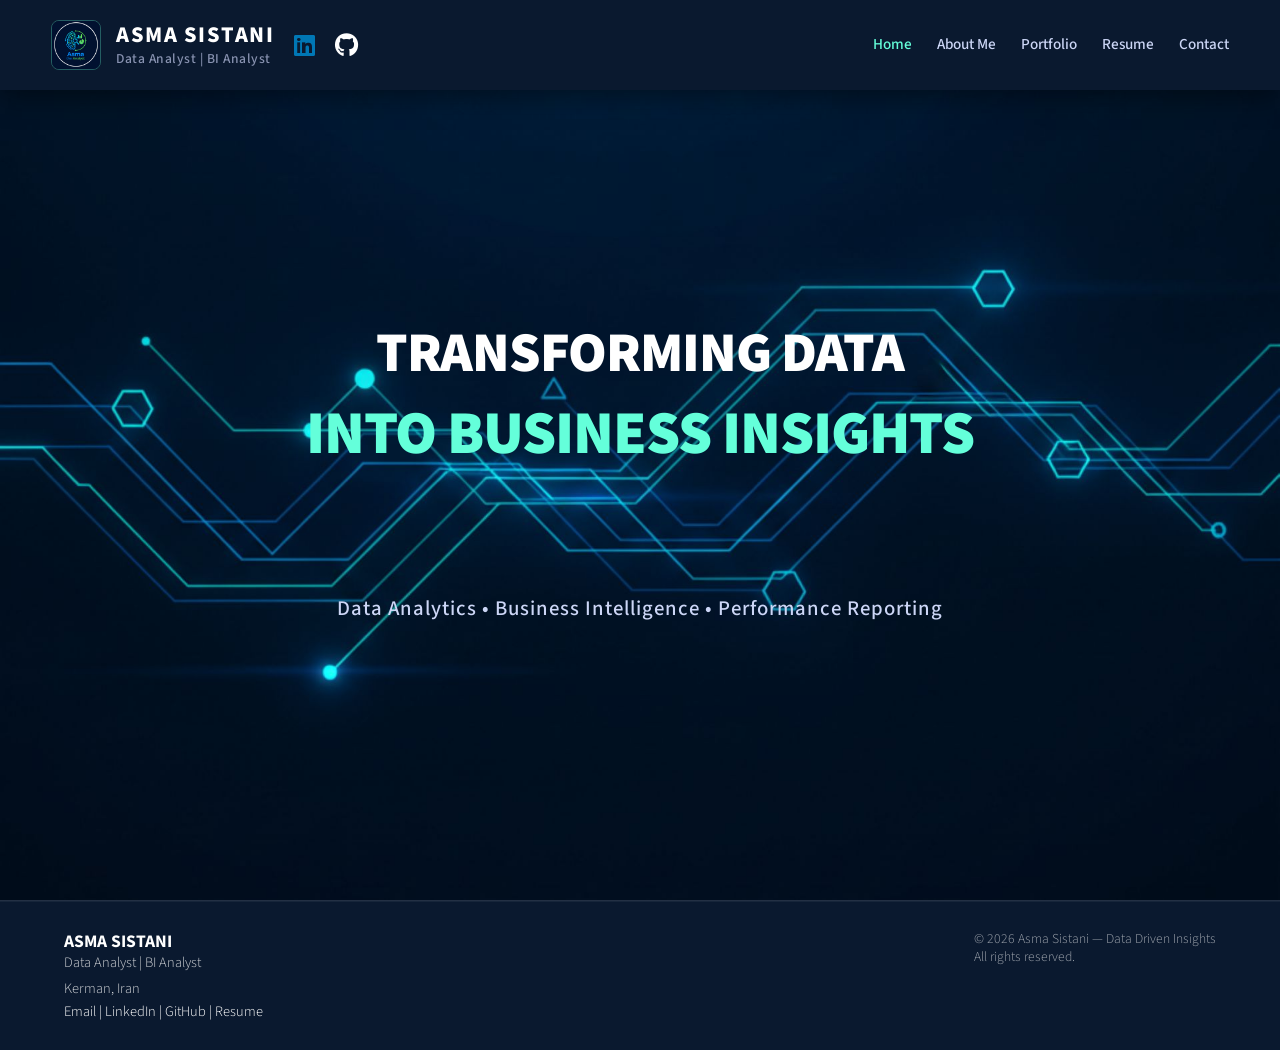
<file: index.html>
<!DOCTYPE HTML>
<html lang="en">
<head>
    <!-- Google tag (gtag.js) -->
    <script async src="https://www.googletagmanager.com/gtag/js?id=G-5R2LG2R5G4"></script>
    <script>
      window.dataLayer = window.dataLayer || [];
      function gtag(){dataLayer.push(arguments);}
      gtag('js', new Date());

      gtag('config', 'G-5R2LG2R5G4');
    </script>

    <!-- تغییر عنوان برای سئوی قوی‌تر گوگل بدون تغییر ظاهر سایت -->
    <title>Asma Sistani | Data Analyst & BI Analyst</title>
    <meta charset="utf-8" />
    <meta name="viewport" content="width=device-width, initial-scale=1" />
    <!-- تغییر توضیحات متا برای گوگل بدون تکرار نام و کاملاً بهینه -->
    <meta name="description" content="Asma Sistani - Data Analyst & BI Analyst. Expert in SQL, Python, Advanced Excel, Power BI, and Tableau. Helping businesses optimize operations and revenue through data-driven insights." />
    <link rel="canonical" href="https://asmatheanalyst.github.io/" />
    <link rel="stylesheet" href="assets/css/main.css" />
    <link rel="stylesheet" href="https://cdnjs.cloudflare.com/ajax/libs/font-awesome/6.0.0/css/all.min.css" />
</head>
<body class="is-preload">
    
    <header id="header-top">
        <div id="mobile-menu">
            <a href="index.html" class="active">Home</a>
            <a href="about.html">About Me</a>
            <a href="portfolio.html">Portfolio</a>
            <a href="resume.html">Resume</a>
            <a href="contact.html">Contact</a>
        </div>
        <div class="brand-section">
            <img src="images/logo.jpg" alt="ASMA THE ANALYST logo" class="logo-img" />
            <div class="brand-text-wrapper">
                <!-- بازگشت به متن‌های اصلی شما بدون کوچکترین تغییر ظاهری -->
                <a href="index.html" class="brand-name">ASMA SISTANI</a>
                <div class="brand-subtitle">Data Analyst | <br class="mobile-break"> BI Analyst</div>
            </div>
            <div class="social-icons-top">
                <a href="https://www.linkedin.com/in/asma-sistani-data" class="fa-brands fa-linkedin track-cta" data-cta="linkedin" data-location="header_top" target="_blank" rel="noopener noreferrer"></a>
                <a href="https://github.com/asma-sistani" class="fa-brands fa-github track-cta" data-cta="github" data-location="header_top" target="_blank" rel="noopener noreferrer"></a>
            </div>
        </div>
        
        <nav class="nav-top">
            <a href="index.html" class="active">Home</a>
            <a href="about.html">About Me</a>
            <a href="portfolio.html">Portfolio</a>
            <a href="resume.html">Resume</a>
            <a href="contact.html">Contact</a>
        </nav>

    </header>
    

    <div id="main">
        <section id="top" class="one dark cover">
            <div class="container">
                <header>
                    <h2 class="alt">
                        TRANSFORMING DATA<br />
                        <strong>INTO BUSINESS INSIGHTS</strong>
                    </h2>
                    <p class="hero-subtitle">
                        Data Analytics • Business Intelligence • Performance Reporting
                    </p>
                </header>
            </div>
        </section>
    </div>

    <footer id="footer">
        <div class="footer-container">
            <!-- بخش سمت چپ -->
            <div class="footer-left">
                <div class="footer-name">ASMA SISTANI</div>
                <div class="footer-role">Data Analyst | BI Analyst</div>
                <div class="footer-location">Kerman, Iran</div>
                <div class="footer-links">
                    <a href="mailto:asma.sistani@gmail.com" class="track-cta" data-cta="email" data-location="footer">Email</a> | 
                    <a href="https://www.linkedin.com/in/asma-sistani-data" class="track-cta" data-cta="linkedin" data-location="footer" target="_blank" rel="noopener noreferrer">LinkedIn</a> | 
                    <a href="https://github.com/asma-sistani" class="track-cta" data-cta="github" data-location="footer" target="_blank" rel="noopener noreferrer">GitHub</a> |
                    <a href="assets/pdf/ASMA_SISTANI_CV_EN.pdf" class="btn-resume track-cta" data-cta="resume" data-location="footer" target="_blank" rel="noopener noreferrer">Resume</a>
                </div>
            </div>

            <!-- بخش سمت راست -->
            <div class="footer-right">
                <div>&copy; 2026 Asma Sistani — Data Driven Insights</div>
                <div>All rights reserved.</div>
            </div>
        </div>
    </footer>


    <script src="assets/js/jquery.min.js"></script>
    <script src="assets/js/jquery.scrolly.min.js"></script>
    <script src="assets/js/jquery.scrollex.min.js"></script>
    <script src="assets/js/browser.min.js"></script>
    <script src="assets/js/breakpoints.min.js"></script>
    <script src="assets/js/util.js"></script>
    <script src="assets/js/main.js"></script>

    <!-- GA4 Click Event Tracking -->
    <script>
      document.querySelectorAll('a.track-cta').forEach(a => {
        a.addEventListener('click', function () {
          if (typeof gtag !== 'function') return;

          gtag('event', 'cta_click', {
            cta_type: a.dataset.cta || 'unknown',
            cta_location: a.dataset.location || 'unknown',
            link_url: a.href
          });
        });
      });
    </script>
</body>
</html>
</file>
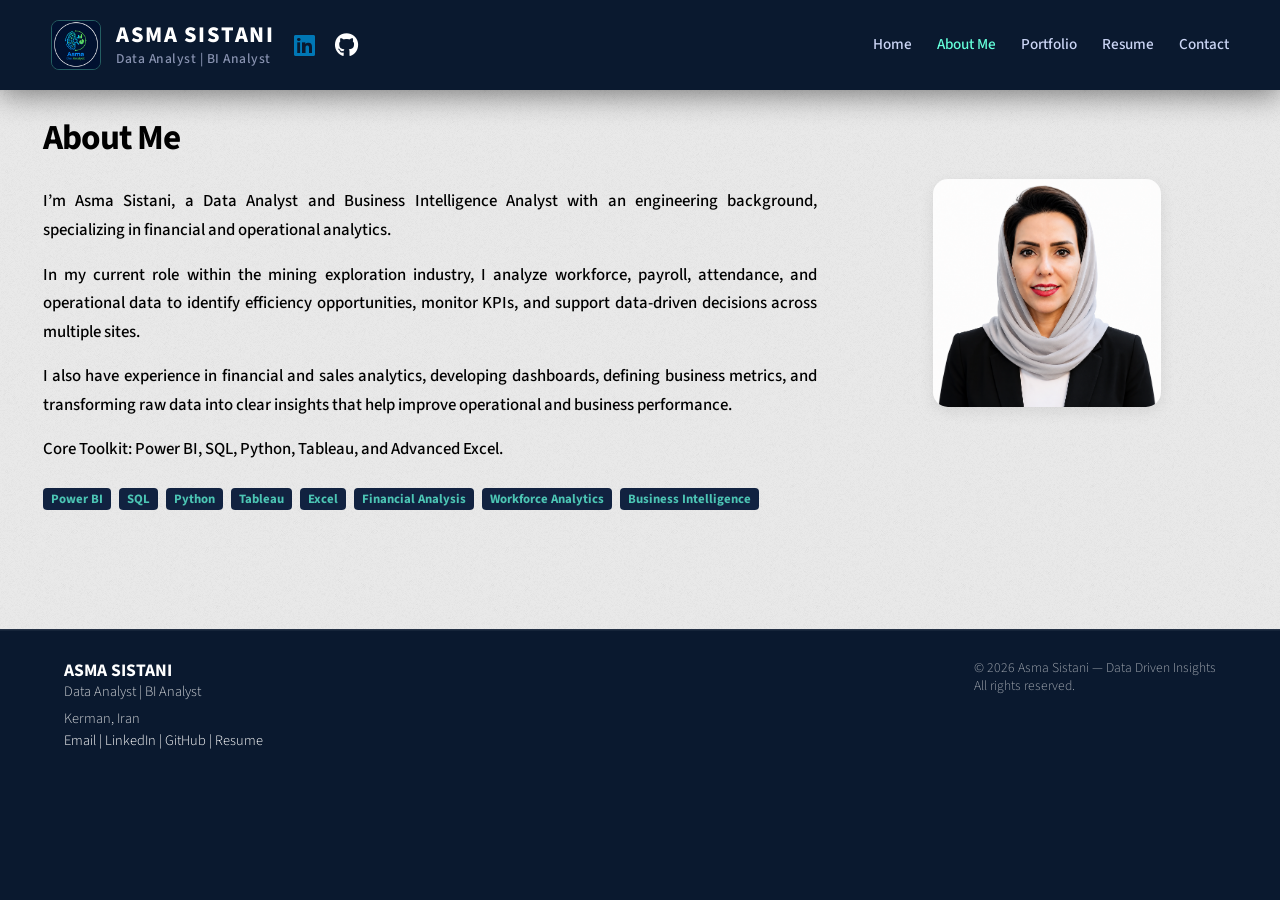
<file: about.html>
<!DOCTYPE HTML>
<html lang="en">
<head>
    <!-- Google tag (gtag.js) -->
    <script async src="https://www.googletagmanager.com/gtag/js?id=G-5R2LG2R5G4"></script>
    <script>
      window.dataLayer = window.dataLayer || [];
      function gtag(){dataLayer.push(arguments);}
      gtag('js', new Date());

      gtag('config', 'G-5R2LG2R5G4');
    </script>

    <!-- تغییر عنوان برای هماهنگی با صفحه اصلی و سئوی بهتر -->
    <title>About Me | Asma Sistani | Data Analyst & BI Analyst</title>
    <meta charset="utf-8" />
    <meta name="viewport" content="width=device-width, initial-scale=1" />
    <!-- بهینه‌سازی توضیحات متا برای جذب کارفرما -->
    <meta name="description" content="Learn more about Asma Sistani, a Data Analyst and BI Analyst. Explore her experience in SQL, Python, Advanced Excel, Power BI, Tableau, financial analysis, and operational reporting." />
    <link rel="canonical" href="https://asmatheanalyst.github.io/about.html" />
    <link rel="stylesheet" href="assets/css/main.css" />
    <link rel="stylesheet" href="https://cdnjs.cloudflare.com/ajax/libs/font-awesome/6.0.0/css/all.min.css" />

    <!-- Schema Markup بهینه‌شده برای Asma Sistani -->
    <script type="application/ld+json">
    {
      "@context": "https://schema.org",
      "@type": "Person",
      "name": "Asma Sistani",
      "alternateName": "ASMA THE ANALYST",
      "url": "https://asmatheanalyst.github.io/about.html",
      "image": "https://asmatheanalyst.github.io/images/asma.jpg", 
      "jobTitle": "Data Analyst & BI Analyst",
      "description": "Professional Data Analyst and BI Analyst focused on SQL, Python, Power BI, Tableau, and operational analytics.",
      "knowsAbout": [
        "Data Analytics",
        "Business Intelligence",
        "SQL",
        "Power BI",
        "Python",
        "Tableau",
        "Financial Analysis",
        "Workforce Analytics",
        "Data Modeling"
      ],
      "sameAs": [
        "https://www.linkedin.com/in/asma-sistani",
        "https://github.com/asma-sistani"
      ]
    }
    </script>
</head>

<body class="is-preload">
    <header id="header-top">
        <div id="mobile-menu">
            <a href="index.html">Home</a>
            <a href="about.html" class="active">About Me</a>
            <a href="portfolio.html">Portfolio</a>
            <a href="resume.html">Resume</a>
            <a href="contact.html">Contact</a>
        </div>
        <div class="brand-section">
            <img src="images/logo.jpg" alt="ASMA THE ANALYST logo" class="logo-img" />
            <div class="brand-text-wrapper">
                <a href="index.html" class="brand-name">ASMA SISTANI</a>
                <div class="brand-subtitle">Data Analyst | <br class="mobile-break"> BI Analyst</div>
            </div>
            <div class="social-icons-top">
                <a href="https://www.linkedin.com/in/asma-sistani" class="fa-brands fa-linkedin track-cta" data-cta="linkedin" data-location="header_social" target="_blank" rel="noopener noreferrer" aria-label="LinkedIn"></a>
                <a href="https://github.com/asma-sistani" class="fa-brands fa-github track-cta" data-cta="github" data-location="header_social" target="_blank" rel="noopener noreferrer" aria-label="GitHub"></a>
            </div>
        </div>

        <nav class="nav-top">
            <a href="index.html">Home</a>
            <a href="about.html" class="active">About Me</a>
            <a href="portfolio.html">Portfolio</a>
            <a href="resume.html">Resume</a>
            <a href="contact.html">Contact</a>
        </nav>
    </header>

    <div id="main">
        <section id="about">
            <div class="container">
                <header class="header-left">
                    <h2>About Me</h2>
                </header>

                <div class="about-content">
                    <div class="text-side">
                        <p>I’m Asma Sistani, a Data Analyst and Business Intelligence Analyst with an engineering background, specializing in financial and operational analytics.</p>
                        <p>In my current role within the mining exploration industry, I analyze workforce, payroll, attendance, and operational data to identify efficiency opportunities, monitor KPIs, and support data-driven decisions across multiple sites.</p>
                        <p>I also have experience in financial and sales analytics, developing dashboards, defining business metrics, and transforming raw data into clear insights that help improve operational and business performance.</p>
                        <p>Core Toolkit: Power BI, SQL, Python, Tableau, and Advanced Excel.</p>
                        <div class="badges1">
                            <span>Power BI</span> <span>SQL</span> <span>Python</span> <span>Tableau</span>
                            <span>Excel</span> <span>Financial Analysis</span> <span>Workforce Analytics</span> <span>Business Intelligence</span>
                        </div>
                    </div>

                    <div class="image-side">
                        <img src="images/asma.jpg" alt="Asma Sistani - Data Analyst" style="width: 100%; border-radius: 15px;" />
                    </div>
                </div>
            </div>
        </section>
    </div>

    <footer id="footer">
        <div class="footer-container">
            <div class="footer-left">
                <div class="footer-name">ASMA SISTANI</div>
                <div class="footer-role">Data Analyst | BI Analyst</div>
                <div class="footer-location">Kerman, Iran</div>
                <div class="footer-links">
                    <a href="mailto:asma.sistani@gmail.com" class="track-cta" data-cta="email" data-location="footer">Email</a> | 
                    <a href="https://linkedin.com/in/asma-sistani" class="track-cta" data-cta="linkedin" data-location="footer" target="_blank" rel="noopener noreferrer">LinkedIn</a> | 
                    <a href="https://github.com/asma-sistani" class="track-cta" data-cta="github" data-location="footer" target="_blank" rel="noopener noreferrer">GitHub</a> |
                    <a href="assets/pdf/ASMA_SISTANI_CV_EN.pdf" class="btn-resume track-cta" data-cta="resume" data-location="footer" target="_blank" rel="noopener noreferrer">Resume</a>
                </div>
            </div>

            <div class="footer-right">
                <div>&copy; 2026 Asma Sistani — Data Driven Insights</div>
                <div>All rights reserved.</div>
            </div>
        </div>
    </footer>

    <script src="assets/js/jquery.min.js"></script>
    <script src="assets/js/jquery.scrolly.min.js"></script>
    <script src="assets/js/jquery.scrollex.min.js"></script>
    <script src="assets/js/browser.min.js"></script>
    <script src="assets/js/breakpoints.min.js"></script>
    <script src="assets/js/util.js"></script>
    <script src="assets/js/main.js"></script>

    <!-- GA4 Click Event Tracking -->
    <script>
      document.querySelectorAll('a.track-cta').forEach(a => {
        a.addEventListener('click', function () {
          if (typeof gtag !== 'function') return;

          gtag('event', 'cta_click', {
            cta_type: a.dataset.cta || 'unknown',
            cta_location: a.dataset.location || 'unknown',
            link_url: a.href
          });
        });
      });
    </script>
</body>
</html>
</file>
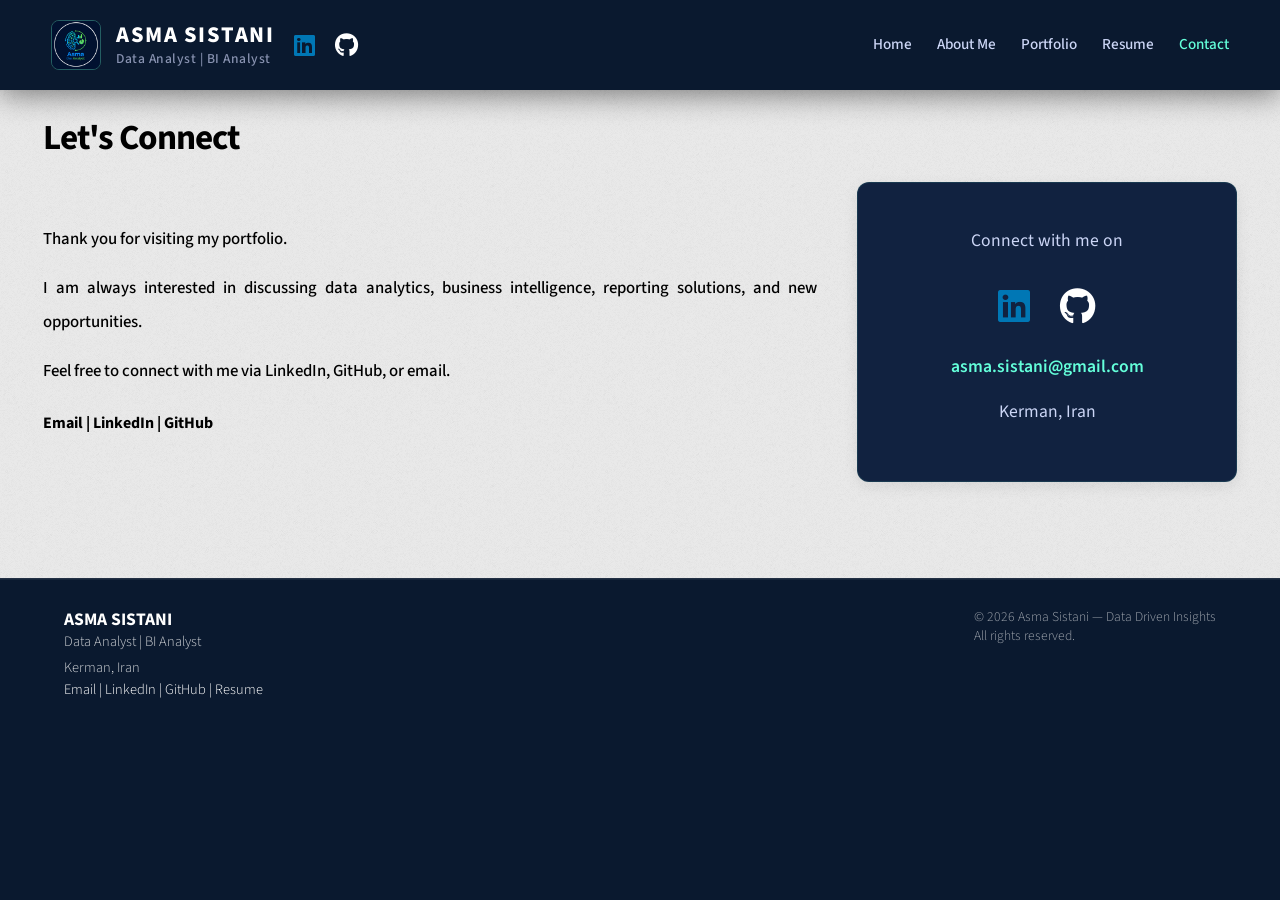
<file: contact.html>
<!DOCTYPE HTML>
<html lang="en">
<head>
    <!-- Google tag (gtag.js) -->
    <script async src="https://www.googletagmanager.com/gtag/js?id=G-5R2LG2R5G4"></script>
    <script>
      window.dataLayer = window.dataLayer || [];
      function gtag(){dataLayer.push(arguments);}
      gtag('js', new Date());

      gtag('config', 'G-5R2LG2R5G4');
    </script>

    <title>Contact | Asma Sistani | Data Analyst & BI Analyst</title>
    <meta charset="utf-8" />
    <meta name="viewport" content="width=device-width, initial-scale=1" />
    <meta name="description" content="Contact Asma Sistani for data analytics, business intelligence, reporting, dashboard development, SQL, Python, Advanced Excel, Power BI, and Tableau roles or collaboration opportunities." />
    <link rel="canonical" href="https://asmatheanalyst.github.io/contact.html" />
    <link rel="stylesheet" href="assets/css/main.css" />
    <link rel="stylesheet" href="https://cdnjs.cloudflare.com/ajax/libs/font-awesome/6.0.0/css/all.min.css" />

    <!-- Schema Markup for Contact Page -->
    <script type="application/ld+json">
    {
      "@context": "https://schema.org",
      "@type": "ContactPage",
      "mainEntity": {
        "@type": "Person",
        "name": "Asma Sistani",
        "jobTitle": "Data Analyst & BI Analyst",
        "url": "https://asmatheanalyst.github.io/contact.html",
        "email": "asma.sistani@gmail.com",
        "sameAs": [
          "https://www.linkedin.com/in/asma-sistani",
          "https://github.com/asma-sistani"
        ]
      }
    }
    </script>
</head>

<body class="is-preload">
    <header id="header-top">
        <div id="mobile-menu">
            <a href="index.html">Home</a>
            <a href="about.html">About Me</a>
            <a href="portfolio.html">Portfolio</a>
            <a href="resume.html">Resume</a>
            <a href="contact.html" class="active">Contact</a>
        </div>
        <div class="brand-section">
            <img src="images/logo.jpg" alt="ASMA THE ANALYST logo" class="logo-img" />
            <div class="brand-text-wrapper">
                <a href="index.html" class="brand-name">ASMA SISTANI</a>
                <div class="brand-subtitle">Data Analyst | <br class="mobile-break"> BI Analyst</div>
            </div>
            <div class="social-icons-top">
                <a href="https://linkedin.com/in/asma-sistani" class="fa-brands fa-linkedin track-cta" data-cta="linkedin" data-location="header_social" target="_blank" rel="noopener noreferrer" aria-label="LinkedIn"></a>
                <a href="https://github.com/asma-sistani" class="fa-brands fa-github track-cta" data-cta="github" data-location="header_social" target="_blank" rel="noopener noreferrer" aria-label="GitHub"></a>
            </div>
        </div>

        <nav class="nav-top">
            <a href="index.html">Home</a>
            <a href="about.html">About Me</a>
            <a href="portfolio.html">Portfolio</a>
            <a href="resume.html">Resume</a>
            <a href="contact.html" class="active">Contact</a>
        </nav>
    </header>

    <div id="main">
        <section id="contact" class="five">
            <div class="container">
                <header>
                    <h2>Let's Connect</h2>
                </header>

                <div class="contact-content">
                    <div class="text-side">
                        <p>Thank you for visiting my portfolio.</p>
                        <p>I am always interested in discussing data analytics, business intelligence, reporting solutions, and new opportunities.</p>
                        <p>Feel free to connect with me via LinkedIn, GitHub, or email.</p>
                        <div class="footer-links1">
                            <a href="mailto:asma.sistani@gmail.com" class="track-cta" data-cta="email" data-location="contact_body_text">Email</a>
                            <span>|</span>
                            <a href="https://linkedin.com/in/asma-sistani" class="track-cta" data-cta="linkedin" data-location="contact_body_text" target="_blank" rel="noopener noreferrer">LinkedIn</a>
                            <span>|</span>
                            <a href="https://github.com/asma-sistani" class="track-cta" data-cta="github" data-location="contact_body_text" target="_blank" rel="noopener noreferrer">GitHub</a>
                        </div>
                    </div>

                    <div class="contact-side">
                        <div class="contact-card">
                            <p>Connect with me on</p>
                            <div class="contact-icons">
                                <a href="https://linkedin.com/in/asma-sistani" class="track-cta" data-cta="linkedin" data-location="contact_card" target="_blank" rel="noopener noreferrer" aria-label="LinkedIn">
                                    <i class="fa-brands fa-linkedin"></i>
                                </a>
                                <a href="https://github.com/asma-sistani" class="track-cta" data-cta="github" data-location="contact_card" target="_blank" rel="noopener noreferrer" aria-label="GitHub">
                                    <i class="fa-brands fa-github"></i>
                                </a>
                            </div>
                            <p><a href="mailto:asma.sistani@gmail.com" class="email-link track-cta" data-cta="email" data-location="contact_card">asma.sistani@gmail.com</a></p>
                            <p>Kerman, Iran</p>
                        </div>
                    </div>
                </div>
            </div>
        </section>
    </div>

    <footer id="footer">
        <div class="footer-container">
            <div class="footer-left">
                <div class="footer-name">ASMA SISTANI</div>
                <div class="footer-role">Data Analyst | BI Analyst</div>
                <div class="footer-location">Kerman, Iran</div>
                <div class="footer-links">
                    <a href="mailto:asma.sistani@gmail.com" class="track-cta" data-cta="email" data-location="footer">Email</a> | 
                    <a href="https://linkedin.com/in/asma-sistani" class="track-cta" data-cta="linkedin" data-location="footer" target="_blank" rel="noopener noreferrer">LinkedIn</a> | 
                    <a href="https://github.com/asma-sistani" class="track-cta" data-cta="github" data-location="footer" target="_blank" rel="noopener noreferrer">GitHub</a> |
                    <a href="assets/pdf/ASMA_SISTANI_CV_EN.pdf" class="btn-resume track-cta" data-cta="resume_en" data-location="footer" target="_blank" rel="noopener noreferrer">Resume</a>
                </div>
            </div>
            <div class="footer-right">
                <div>&copy; 2026 Asma Sistani — Data Driven Insights</div>
                <div>All rights reserved.</div>
            </div>
        </div>
    </footer>

    <!-- Scripts -->
    <script src="assets/js/jquery.min.js"></script>
    <script src="assets/js/jquery.scrolly.min.js"></script>
    <script src="assets/js/jquery.scrollex.min.js"></script>
    <script src="assets/js/browser.min.js"></script>
    <script src="assets/js/breakpoints.min.js"></script>
    <script src="assets/js/util.js"></script>
    <script src="assets/js/main.js"></script>

    <!-- GA4 Click Event Tracking -->
    <script>
      document.querySelectorAll('a.track-cta').forEach(a => {
        a.addEventListener('click', function () {
          if (typeof gtag !== 'function') return;

          gtag('event', 'cta_click', {
            cta_type: a.dataset.cta || 'unknown',
            cta_location: a.dataset.location || 'unknown',
            link_url: a.href
          });
        });
      });
    </script>
</body>
</html>
</file>
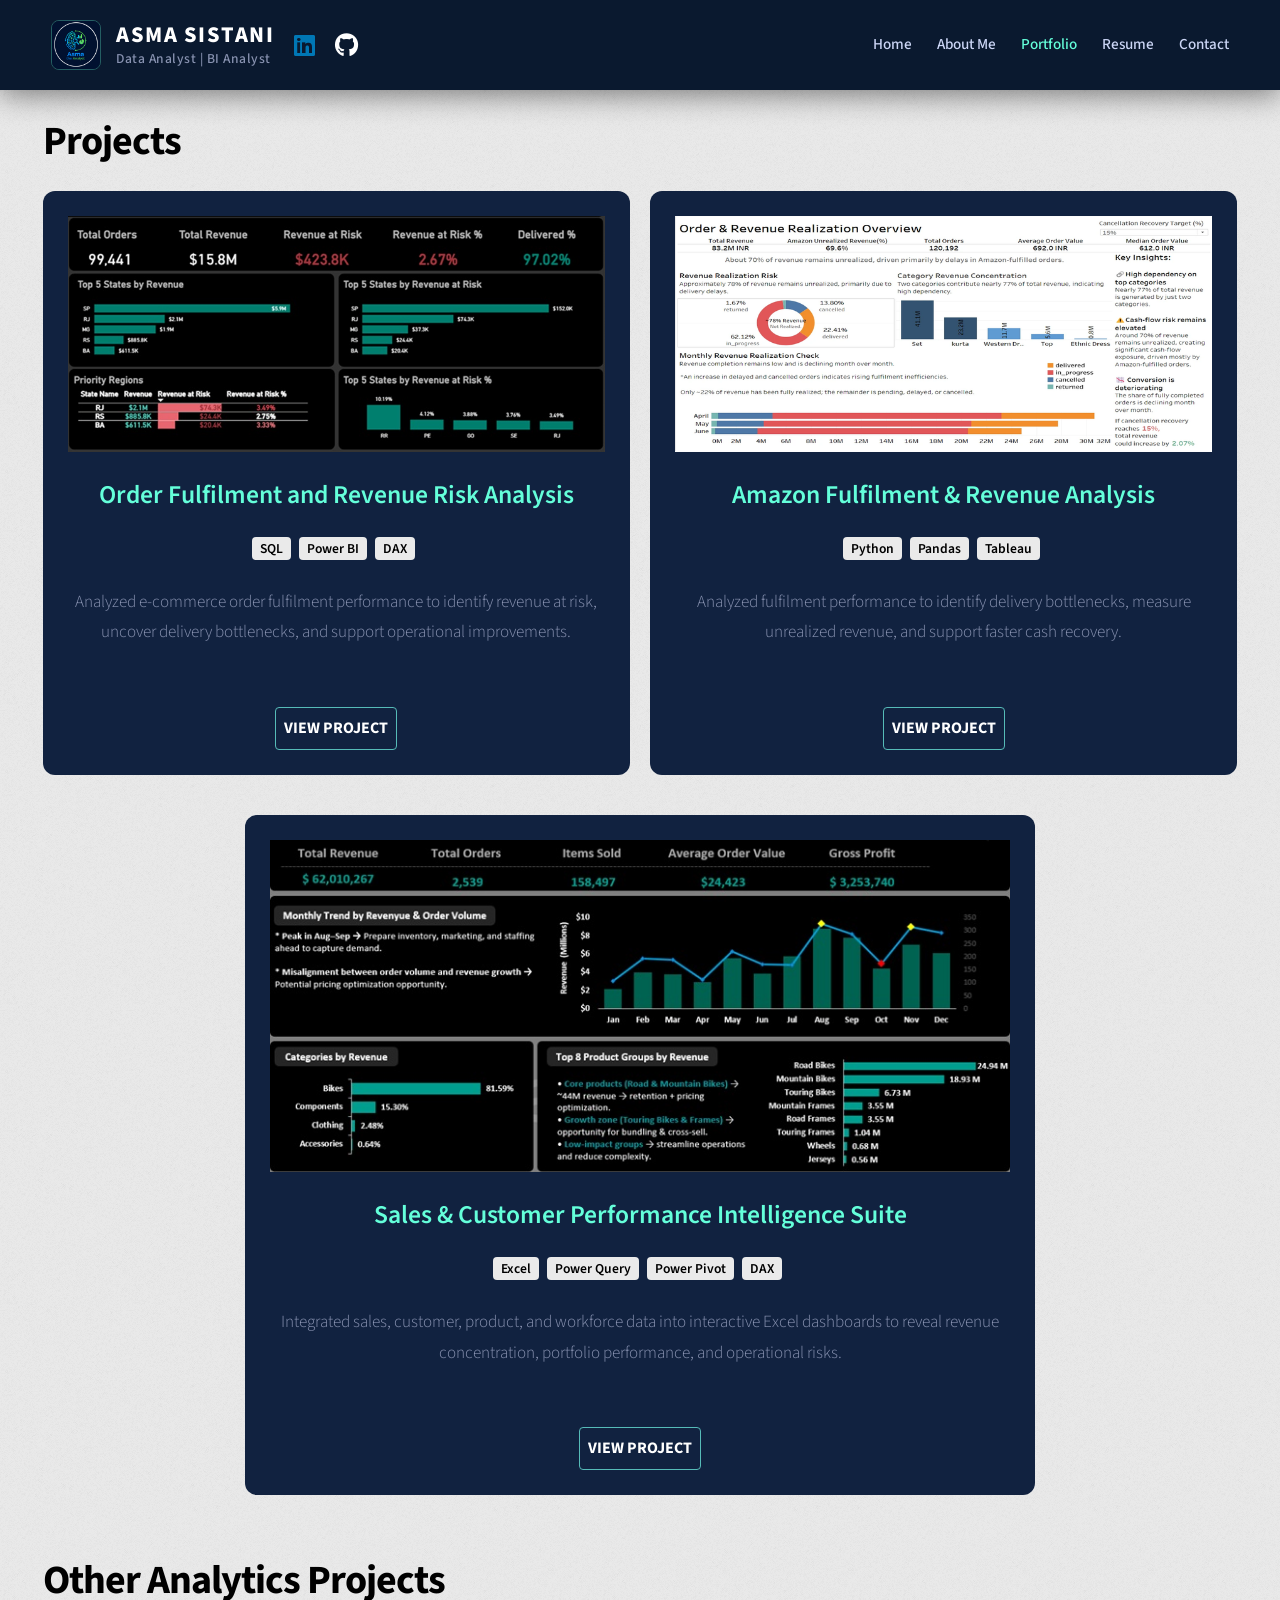
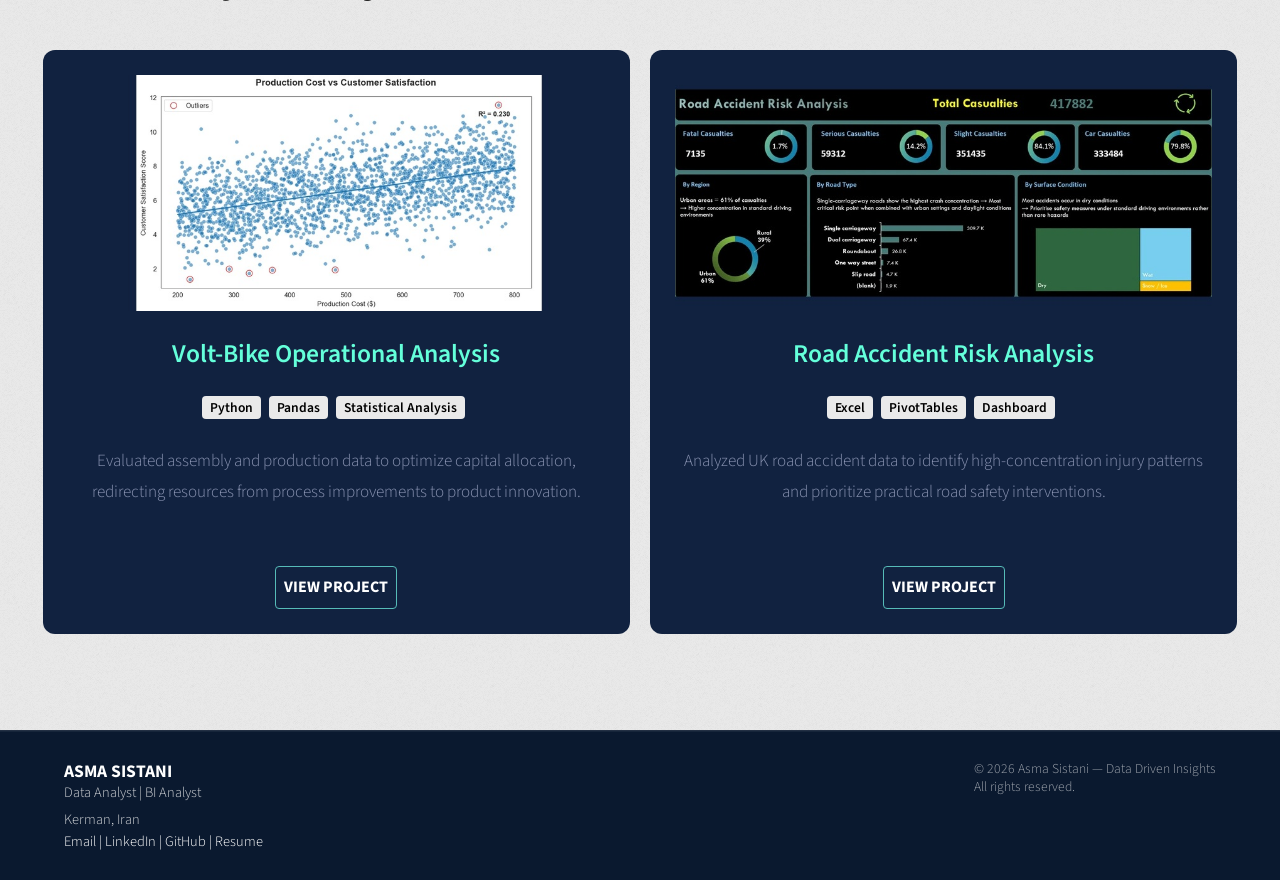
<file: portfolio.html>
<!DOCTYPE HTML>
<html lang="en">
<head>
    <!-- Google tag (gtag.js) -->
    <script async src="https://www.googletagmanager.com/gtag/js?id=G-5R2LG2R5G4"></script>
    <script>
      window.dataLayer = window.dataLayer || [];
      function gtag(){dataLayer.push(arguments);}
      gtag('js', new Date());

      gtag('config', 'G-5R2LG2R5G4');
    </script>

    <!-- عنوان اختصاصی و بهینه‌شده برای صفحه پورتفولیو و پروژه‌ها -->
    <title>Portfolio | Asma Sistani | Data Analyst & BI Analyst</title>
    <meta charset="utf-8" />
    <meta name="viewport" content="width=device-width, initial-scale=1" />
    <!-- توضیحات متا با تمرکز روی پروژه‌ها و داشبوردهای طراحی‌شده شما -->
    <meta name="description" content="Explore Asma Sistani’s data analytics and business intelligence portfolio, featuring Advanced Excel, Power BI, Tableau, SQL, and Python projects focused on business performance and operational insights." />
    <link rel="canonical" href="https://asmatheanalyst.github.io/portfolio.html" />
    <link rel="stylesheet" href="assets/css/main.css" />
    <link rel="stylesheet" href="https://cdnjs.cloudflare.com/ajax/libs/font-awesome/6.0.0/css/all.min.css" />
</head>
<body class="is-preload">
    <header id="header-top">
        <div id="mobile-menu">
            <a href="index.html">Home</a>
            <a href="about.html">About Me</a>
            <a href="portfolio.html" class="active">Portfolio</a>
            <a href="resume.html">Resume</a>
            <a href="contact.html">Contact</a>
        </div>
        <div class="brand-section">
            <img src="images/logo.jpg" alt="ASMA THE ANALYST logo" class="logo-img" />
            <div class="brand-text-wrapper">
                <a href="index.html" class="brand-name">ASMA SISTANI</a>
                <div class="brand-subtitle">Data Analyst | <br class="mobile-break"> BI Analyst</div>
            </div>
            <div class="social-icons-top">
                <a href="https://linkedin.com/in/asma-sistani" class="fa-brands fa-linkedin track-cta" data-cta="linkedin" data-location="header_social" target="_blank" rel="noopener noreferrer" aria-label="LinkedIn"></a>
                <a href="https://github.com/asma-sistani" class="fa-brands fa-github track-cta" data-cta="github" data-location="header_social" target="_blank" rel="noopener noreferrer" aria-label="GitHub"></a>
            </div>
        </div>

        <nav class="nav-top">
            <a href="index.html">Home</a>
            <a href="about.html">About Me</a>
            <a href="portfolio.html" class="active">Portfolio</a>
            <a href="resume.html">Resume</a>
            <a href="contact.html">Contact</a>
        </nav>
    </header>

    <div id="main">
        <section id="portfolio" class="two">
            <div class="container">
                <header class="header-left">
                    <h2>Projects</h2>
                </header>

                <div class="row">
                    <div class="col-6 col-12-mobile">
                        <article class="item">
                            <img src="images/order_fulfilment.jpg" alt="Order Fulfilment and Revenue Risk Analysis project" class="image fit" />
                            <h3>Order Fulfilment and Revenue Risk Analysis</h3>
                            <div class="badges"><span>SQL</span>  <span>Power BI</span>  <span>DAX</span></div>
                            <p class="impact">Analyzed e-commerce order fulfilment performance to identify revenue at risk, uncover delivery bottlenecks, and support operational improvements.</p>
                            <a href="https://github.com/asma-sistani/Order-Fulfilment-and-Revenue-Risk-Analysis" class="button small track-cta" data-cta="project_order_fulfilment" data-location="portfolio_featured" target="_blank" rel="noopener noreferrer">VIEW PROJECT</a>
                        </article>
                    </div>

                    <div class="col-6 col-12-mobile">
                        <article class="item">
                            <img src="images/amazon.jpg" alt="Amazon Fulfilment and Revenue Analysis project" class="image fit" />
                            <h3>Amazon Fulfilment & Revenue Analysis</h3>
                            <div class="badges"><span>Python</span>  <span>Pandas</span>  <span>Tableau</span></div>
                            <p class="impact">Analyzed fulfilment performance to identify delivery bottlenecks, measure unrealized revenue, and support faster cash recovery.</p>
                            <a href="https://github.com/asma-sistani/Amazon-Marketplace-Fulfilment-and-Revenue-Realization-Analysis" class="button small track-cta" data-cta="project_amazon" data-location="portfolio_featured" target="_blank" rel="noopener noreferrer">VIEW PROJECT</a>
                        </article>
                    </div>
                </div>

                <div class="row" style="justify-content: center; margin-top: 20px;">
                    <div class="col-8 col-12-mobile">
                        <article class="item">
                            <img src="images/sales.jpg" alt="Sales and Customer Performance Intelligence Suite project" class="image fit" />
                            <h3>Sales & Customer Performance Intelligence Suite</h3>
                            <div class="badges"><span>Excel</span>  <span>Power Query</span>  <span>Power Pivot</span>  <span>DAX</span></div>
                            <p class="impact">Integrated sales, customer, product, and workforce data into interactive Excel dashboards to reveal revenue concentration, portfolio performance, and operational risks.</p>
                            <a href="https://github.com/asma-sistani/Sales-and-Customer-Performance-Intelligence-Suite" class="button small track-cta" data-cta="project_sales_suite" data-location="portfolio_featured" target="_blank" rel="noopener noreferrer">VIEW PROJECT</a>
                        </article>
                    </div>
                </div>

                <div class="row" style="margin-top: 20px;">
                    <header class="header-left">
                        <h2>Other Analytics Projects</h2>
                    </header>

                    <div class="row">
                        <div class="col-6 col-12-mobile">
                            <article class="item">
                                <img src="images/volt-bike.jpg" alt="Volt-Bike Operational Analysis project" class="image fit" />
                                <h3>Volt-Bike Operational Analysis</h3>
                                <div class="badges"><span>Python</span> <span>Pandas</span>  <span>Statistical Analysis</span></div>
                                <p class="impact">Evaluated assembly and production data to optimize capital allocation, redirecting resources from process improvements to product innovation.</p>
                                <a href="https://github.com/asma-sistani/Volt-Bike-Operational-Analysis" class="button small track-cta" data-cta="project_volt_bike" data-location="portfolio_other" target="_blank" rel="noopener noreferrer">VIEW PROJECT</a>
                            </article>
                        </div>
                        <div class="col-6 col-12-mobile">
                            <article class="item">
                                <img src="images/road_accident.jpg" alt="Road Accident Risk Analysis project" class="image fit" />
                                <h3>Road Accident Risk Analysis</h3>
                                <div class="badges"><span>Excel</span>  <span>PivotTables</span>  <span>Dashboard</span></div>
                                <p class="impact">Analyzed UK road accident data to identify high-concentration injury patterns and prioritize practical road safety interventions.</p>
                                <a href="https://github.com/asma-sistani/Road-Accident-Risk-Analysis" class="button small track-cta" data-cta="project_road_accident" data-location="portfolio_other" target="_blank" rel="noopener noreferrer">VIEW PROJECT</a>
                            </article>
                        </div>
                    </div>
                </div>
            </div>
        </section>
    </div>

    <footer id="footer">
        <div class="footer-container">
            <div class="footer-left">
                <div class="footer-name">ASMA SISTANI</div>
                <div class="footer-role">Data Analyst | BI Analyst</div>
                <div class="footer-location">Kerman, Iran</div>
                <div class="footer-links">
                    <a href="mailto:asma.sistani@gmail.com" class="track-cta" data-cta="email" data-location="footer">Email</a> | 
                    <a href="https://linkedin.com/in/asma-sistani" class="track-cta" data-cta="linkedin" data-location="footer" target="_blank" rel="noopener noreferrer">LinkedIn</a> | 
                    <a href="https://github.com/asma-sistani" class="track-cta" data-cta="github" data-location="footer" target="_blank" rel="noopener noreferrer">GitHub</a> |
                    <a href="assets/pdf/ASMA_SISTANI_CV_EN.pdf" class="btn-resume track-cta" data-cta="resume_en" data-location="footer" target="_blank" rel="noopener noreferrer">Resume</a>
                </div>
            </div>

            <div class="footer-right">
                <div>&copy; 2026 Asma Sistani — Data Driven Insights</div>
                <div>All rights reserved.</div>
            </div>
        </div>
    </footer>

    <!-- Scripts -->
    <script src="assets/js/jquery.min.js"></script>
    <script src="assets/js/jquery.scrolly.min.js"></script>
    <script src="assets/js/jquery.scrollex.min.js"></script>
    <script src="assets/js/browser.min.js"></script>
    <script src="assets/js/breakpoints.min.js"></script>
    <script src="assets/js/util.js"></script>
    <script src="assets/js/main.js"></script>

    <!-- GA4 Click Event Tracking -->
    <script>
      document.querySelectorAll('a.track-cta').forEach(a => {
        a.addEventListener('click', function () {
          if (typeof gtag !== 'function') return;

          gtag('event', 'cta_click', {
            cta_type: a.dataset.cta || 'unknown',
            cta_location: a.dataset.location || 'unknown',
            link_url: a.href
          });
        });
      });
    </script>
</body>
</html>
</file>
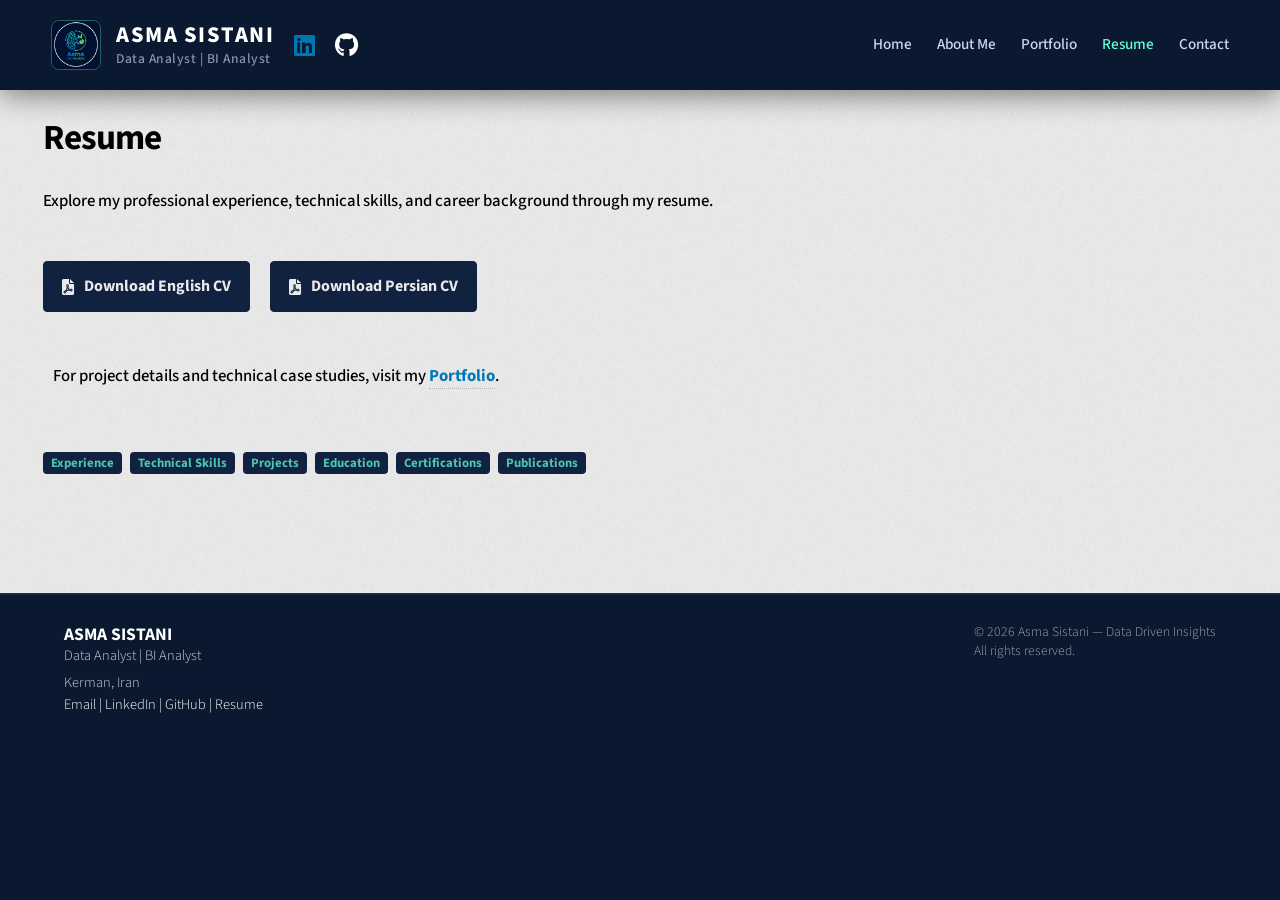
<file: resume.html>
<!DOCTYPE HTML>
<html lang="en">
<head>
    <!-- Google tag (gtag.js) -->
    <script async src="https://www.googletagmanager.com/gtag/js?id=G-5R2LG2R5G4"></script>
    <script>
      window.dataLayer = window.dataLayer || [];
      function gtag(){dataLayer.push(arguments);}
      gtag('js', new Date());

      gtag('config', 'G-5R2LG2R5G4');
    </script>

    <title>Resume | Asma Sistani | Data Analyst & BI Specialist</title>
    <meta charset="utf-8" />
    <meta name="viewport" content="width=device-width, initial-scale=1" />
    <!-- بهینه‌سازی توضیحات برای موتورهای جستجو و جذب کارفرما -->
    <meta name="description" content="Professional resume of Asma Sistani. A Data Analyst and BI Analyst with expertise in SQL, Python, Advanced Excel, Power BI, and Tableau. Download the full resume to view professional experience." />
    <link rel="canonical" href="https://asmatheanalyst.github.io/resume.html" />
    <link rel="stylesheet" href="assets/css/main.css" />
    <link rel="stylesheet" href="https://cdnjs.cloudflare.com/ajax/libs/font-awesome/6.0.0/css/all.min.css" />

    <!-- Schema Markup برای رزومه حرفه‌ای -->
    <script type="application/ld+json">
    {
      "@context": "https://schema.org",
      "@type": "Person",
      "name": "Asma Sistani",
      "jobTitle": "Data Analyst and BI Specialist",
      "url": "https://asmatheanalyst.github.io/resume.html",
      "description": "Professional Data Analyst specializing in workforce analytics, financial reporting, and BI development.",
      "knowsAbout": [
        "SQL", "Python", "Power BI", "Tableau", "Data Modeling", "ETL", "DAX", "Data Analysis"
      ],
      "sameAs": [
        "https://www.linkedin.com/in/asma-sistani",
        "https://github.com/asma-sistani"
      ],
      "hasOccupation": {
        "@type": "Occupation",
        "name": "Data Analyst",
        "description": "Financial and Operational Data Analysis using Python, SQL, and Power BI."
      }
    }
    </script>
</head>
<body class="is-preload">

    <!-- Header -->
    <header id="header-top">
        <div id="mobile-menu">
            <a href="index.html">Home</a>
            <a href="about.html">About Me</a>
            <a href="portfolio.html">Portfolio</a>
            <a href="resume.html" class="active">Resume</a>
            <a href="contact.html">Contact</a>
        </div>
        <div class="brand-section">
            <img src="images/logo.jpg" alt="ASMA THE ANALYST logo" class="logo-img" />
            <div class="brand-text-wrapper">
                <a href="index.html" class="brand-name">ASMA SISTANI</a>
                <div class="brand-subtitle">Data Analyst |<br class="mobile-break"> BI Analyst</div>
            </div>
            <div class="social-icons-top">
                <a href="https://linkedin.com/in/asma-sistani" class="fa-brands fa-linkedin track-cta" data-cta="linkedin" data-location="header_social" target="_blank" rel="noopener noreferrer" aria-label="LinkedIn"></a>
                <a href="https://github.com/asma-sistani" class="fa-brands fa-github track-cta" data-cta="github" data-location="header_social" target="_blank" rel="noopener noreferrer" aria-label="GitHub"></a>
            </div>
        </div>

        <nav class="nav-top">
            <a href="index.html">Home</a>
            <a href="about.html">About Me</a>
            <a href="portfolio.html">Portfolio</a>
            <a href="resume.html" class="active">Resume</a>
            <a href="contact.html">Contact</a>
        </nav>
    </header>

    <!-- Main Content -->
    <div id="main">
        <section id="resume">
            <div class="container">
                <header>
                    <h2 class="section-title">Resume</h2>
                </header>

                <div class="resume-content">
                    <p>Explore my professional experience, technical skills, and career background through my resume.</p>
                    <div class="resume-buttons">
                        <!-- ردیابی دانلود رزومه انگلیسی -->
                        <a href="assets/pdf/ASMA_SISTANI_CV_EN.pdf" class="btn-resume track-cta" data-cta="resume_en" data-location="resume_page_body" target="_blank" rel="noopener noreferrer">
                            <i class="fa-solid fa-file-pdf"></i> Download English CV
                        </a>
                        
                        <!-- ردیابی دانلود رزومه فارسی -->
                        <a href="assets/pdf/ASMA_SISTANI_CV_FA.pdf" class="btn-resume btn-fa track-cta" data-cta="resume_fa" data-location="resume_page_body" target="_blank" rel="noopener noreferrer">
                            <i class="fa-solid fa-file-pdf"></i> Download Persian CV
                        </a>
                    </div>
                    
                    <div class="resume-content1">
                        <p>For project details and technical case studies, visit my <a href="portfolio.html" class="portfolio-link">Portfolio</a>.</p>
                        <div class="badges1">
                            <span>Experience</span> <span>Technical Skills</span> <span>Projects</span> 
                            <span>Education</span> <span>Certifications</span> <span>Publications</span>
                        </div>
                    </div>
                </div>
            </div>
        </section>
    </div>

    <!-- Footer -->
    <footer id="footer">
        <div class="footer-container">
            <div class="footer-left">
                <div class="footer-name">ASMA SISTANI</div>
                <div class="footer-role">Data Analyst | BI Analyst</div>
                <div class="footer-location">Kerman, Iran</div>
                <div class="footer-links">
                    <a href="mailto:asma.sistani@gmail.com" class="track-cta" data-cta="email" data-location="footer">Email</a> | 
                    <a href="https://linkedin.com/in/asma-sistani" class="track-cta" data-cta="linkedin" data-location="footer" target="_blank" rel="noopener noreferrer">LinkedIn</a> | 
                    <a href="https://github.com/asma-sistani" class="track-cta" data-cta="github" data-location="footer" target="_blank" rel="noopener noreferrer">GitHub</a> |
                    <a href="assets/pdf/ASMA_SISTANI_CV_EN.pdf" class="btn-resume track-cta" data-cta="resume_en" data-location="footer" target="_blank" rel="noopener noreferrer">Resume</a>
                </div>
            </div>
            <div class="footer-right">
                <div>&copy; 2026 Asma Sistani — Data Driven Insights</div>
                <div>All rights reserved.</div>
            </div>
        </div>
    </footer>

    <!-- Scripts -->
    <script src="assets/js/jquery.min.js"></script>
    <script src="assets/js/jquery.scrolly.min.js"></script>
    <script src="assets/js/jquery.scrollex.min.js"></script>
    <script src="assets/js/browser.min.js"></script>
    <script src="assets/js/breakpoints.min.js"></script>
    <script src="assets/js/util.js"></script>
    <script src="assets/js/main.js"></script>

    <!-- GA4 Click Event Tracking -->
    <script>
      document.querySelectorAll('a.track-cta').forEach(a => {
        a.addEventListener('click', function () {
          if (typeof gtag !== 'function') return;

          gtag('event', 'cta_click', {
            cta_type: a.dataset.cta || 'unknown',
            cta_location: a.dataset.location || 'unknown',
            link_url: a.href
          });
        });
      });
    </script>
</body>
</html>
</file>
<file: assets/css/main.css>
@import url("fontawesome-all.min.css");
@import url("https://fonts.googleapis.com/css?family=Source+Sans+Pro:300,300italic,400,600");

/*
	Prologue by HTML5 UP
	html5up.net | @ajlkn
	Free for personal and commercial use under the CCA 3.0 license (html5up.net/license)
*/

html,
body,
div,
span,
applet,
object,
iframe,
h1,
h2,
h3,
h4,
h5,
h6,
p,
blockquote,
pre,
a,
abbr,
acronym,
address,
big,
cite,
code,
del,
dfn,
em,
img,
ins,
kbd,
q,
s,
samp,
small,
strike,
strong,
sub,
sup,
tt,
var,
b,
u,
i,
center,
dl,
dt,
dd,
ol,
ul,
li,
fieldset,
form,
label,
legend,
table,
caption,
tbody,
tfoot,
thead,
tr,
th,
td,
article,
aside,
canvas,
details,
embed,
figure,
figcaption,
footer,
header,
hgroup,
menu,
nav,
output,
ruby,
section,
summary,
time,
mark,
audio,
video {
	margin: 0;
	padding: 0;
	border: 0;
	font-size: 100%;
	font: inherit;
	vertical-align: baseline;
}

article,
aside,
details,
figcaption,
figure,
footer,
header,
hgroup,
menu,
nav,
section {
	display: block;
}

body {
	line-height: 1;
}

ol,
ul {
	list-style: none;
}

blockquote,
q {
	quotes: none;
}

blockquote:before,
blockquote:after,
q:before,
q:after {
	content: '';
	content: none;
}

table {
	border-collapse: collapse;
	border-spacing: 0;
}

body {
	-webkit-text-size-adjust: none;
}

mark {
	background-color: transparent;
	color: inherit;
}

input::-moz-focus-inner {
	border: 0;
	padding: 0;
}

input,
select,
textarea {
	-moz-appearance: none;
	-webkit-appearance: none;
	-ms-appearance: none;
	appearance: none;
}

/* Basic */

html {
	box-sizing: border-box;
}

*,
*:before,
*:after {
	box-sizing: inherit;
}

body {
	background: #fff;
	font-family: 'Source Sans Pro', sans-serif;
	font-size: 19pt;
	font-weight: 300;
	line-height: 1.75em;
	color: #888;
}

body.is-preload *,
body.is-preload *:before,
body.is-preload *:after {
	-moz-animation: none !important;
	-webkit-animation: none !important;
	-ms-animation: none !important;
	animation: none !important;
	-moz-transition: none !important;
	-webkit-transition: none !important;
	-ms-transition: none !important;
	transition: none !important;
}

input,
textarea,
select {
	font-family: 'Source Sans Pro', sans-serif;
	font-size: 19pt;
	font-weight: 300;
	line-height: 1.75em;
	color: #888;
}

h1,
h2,
h3,
h4,
h5,
h6 {
	font-weight: 300;
	color: #666;
	line-height: 1.5em;
}

h1 a,
h2 a,
h3 a,
h4 a,
h5 a,
h6 a {
	color: inherit;
	text-decoration: none;
}

h1 a strong,
h2 a strong,
h3 a strong,
h4 a strong,
h5 a strong,
h6 a strong {
	color: #333;
}

h2 {
	font-size: 2em;
	letter-spacing: -1px;
}

h2.alt {
	color: #888;
}

h2.alt strong {
	color: #666;
}

h3 {
	font-size: 1.5em;
}

header {
	margin: 0 0 2em 0;
}

header>p {
	margin: 1em 0 0 0;
}

footer {
	margin: 2em 0 0 0;
}

strong,
b {
	font-weight: 300;
	color: #666;
}

em,
i {
	font-style: italic;
}

a {
	text-decoration: none;
	color: inherit;
	border-bottom: dotted 1px rgba(128, 128, 128, 0.5);
	-moz-transition: color 0.35s ease-in-out, border-bottom-color 0.35s ease-in-out;
	-webkit-transition: color 0.35s ease-in-out, border-bottom-color 0.35s ease-in-out;
	-ms-transition: color 0.35s ease-in-out, border-bottom-color 0.35s ease-in-out;
	transition: color 0.35s ease-in-out, border-bottom-color 0.35s ease-in-out;
	outline: 0;
}

a:hover {
	color: #64ffda;
	border-bottom-color: rgba(255, 255, 255, 0);
}

sub {
	position: relative;
	top: 0.5em;
	font-size: 0.8em;
}

sup {
	position: relative;
	top: -0.5em;
	font-size: 0.8em;
}

hr {
	border: 0;
	border-top: solid 1px #ddd;
}

blockquote {
	border-left: solid 0.5em #ddd;
	padding: 1em 0 1em 2em;
	font-style: italic;
}

p,
ul,
ol,
dl,
table {
	margin-bottom: 2em;
}

br.clear {
	clear: both;
}

/* Container */

.container {
	margin: 0 auto;
	max-width: 100%;
	width: 1400px;
}

@media screen and (min-width: 961px) and (max-width: 1880px) {

	.container {
		width: 1200px;
	}

}

@media screen and (min-width: 961px) and (max-width: 1620px) {

	.container {
		width: 960px;
	}

}

@media screen and (min-width: 961px) and (max-width: 1320px) {

	.container {
		width: 100%;
	}

}

@media screen and (max-width: 960px) {

	.container {
		width: 100%;
	}

}

@media screen and (max-width: 736px) {

	.container {
		width: 100%;
	}

}

/* Row */

.row {
	display: flex;
	flex-wrap: wrap;
	box-sizing: border-box;
	align-items: stretch;
}

.row>* {
	box-sizing: border-box;
}

.row.gtr-uniform>*> :last-child {
	margin-bottom: 0;
}

.row.aln-left {
	justify-content: flex-start;
}

.row.aln-center {
	justify-content: center;
}

.row.aln-right {
	justify-content: flex-end;
}

.row.aln-top {
	align-items: flex-start;
}

.row.aln-middle {
	align-items: center;
}

.row.aln-bottom {
	align-items: flex-end;
}

.row>.imp {
	order: -1;
}

.row>.col-1 {
	width: 8.33333%;
}

.row>.off-1 {
	margin-left: 8.33333%;
}

.row>.col-2 {
	width: 16.66667%;
}

.row>.off-2 {
	margin-left: 16.66667%;
}

.row>.col-3 {
	width: 25%;
}

.row>.off-3 {
	margin-left: 25%;
}

.row>.col-4 {
	width: 33.33333%;
}

.row>.off-4 {
	margin-left: 33.33333%;
}

.row>.col-5 {
	width: 41.66667%;
}

.row>.off-5 {
	margin-left: 41.66667%;
}

.row>.col-6 {
	width: 50%;
}

.row>.off-6 {
	margin-left: 50%;
}

.row>.col-7 {
	width: 58.33333%;
}

.row>.off-7 {
	margin-left: 58.33333%;
}

.row>.col-8 {
	width: 66.66667%;
}

.row>.off-8 {
	margin-left: 66.66667%;
}

.row>.col-9 {
	width: 75%;
}

.row>.off-9 {
	margin-left: 75%;
}

.row>.col-10 {
	width: 83.33333%;
}

.row>.off-10 {
	margin-left: 83.33333%;
}

.row>.col-11 {
	width: 91.66667%;
}

.row>.off-11 {
	margin-left: 91.66667%;
}

.row>.col-12 {
	width: 100%;
}

.row>.off-12 {
	margin-left: 100%;
}

.row.gtr-0 {
	margin-top: 0px;
	margin-left: 0px;
}

.row.gtr-0>* {
	padding: 0px 0 0 0px;
}

.row.gtr-0.gtr-uniform {
	margin-top: 0px;
}

.row.gtr-0.gtr-uniform>* {
	padding-top: 0px;
}

.row.gtr-25 {
	margin-top: -10px;
	margin-left: -10px;
}

.row.gtr-25>* {
	padding: 10px 0 0 10px;
}

.row.gtr-25.gtr-uniform {
	margin-top: -10px;
}

.row.gtr-25.gtr-uniform>* {
	padding-top: 10px;
}

.row.gtr-50 {
	margin-top: -20px;
	margin-left: -20px;
}

.row.gtr-50>* {
	padding: 20px 0 0 20px;
}

.row.gtr-50.gtr-uniform {
	margin-top: -20px;
}

.row.gtr-50.gtr-uniform>* {
	padding-top: 20px;
}

.row {
	margin-top: -40px;
	margin-left: -40px;
}

.row>* {
	padding: 40px 0 0 40px;
}

.row.gtr-uniform {
	margin-top: -40px;
}

.row.gtr-uniform>* {
	padding-top: 40px;
}

.row.gtr-150 {
	margin-top: -60px;
	margin-left: -60px;
}

.row.gtr-150>* {
	padding: 60px 0 0 60px;
}

.row.gtr-150.gtr-uniform {
	margin-top: -60px;
}

.row.gtr-150.gtr-uniform>* {
	padding-top: 60px;
}

.row.gtr-200 {
	margin-top: -80px;
	margin-left: -80px;
}

.row.gtr-200>* {
	padding: 80px 0 0 80px;
}

.row.gtr-200.gtr-uniform {
	margin-top: -80px;
}

.row.gtr-200.gtr-uniform>* {
	padding-top: 80px;
}

@media screen and (min-width: 961px) and (max-width: 1880px) {

	.row {
		display: flex;
		flex-wrap: wrap;
		box-sizing: border-box;
		align-items: stretch;
	}

	.row>* {
		box-sizing: border-box;
	}

	.row.gtr-uniform>*> :last-child {
		margin-bottom: 0;
	}

	.row.aln-left {
		justify-content: flex-start;
	}

	.row.aln-center {
		justify-content: center;
	}

	.row.aln-right {
		justify-content: flex-end;
	}

	.row.aln-top {
		align-items: flex-start;
	}

	.row.aln-middle {
		align-items: center;
	}

	.row.aln-bottom {
		align-items: flex-end;
	}

	.row>.imp-wide {
		order: -1;
	}

	.row>.col-1-wide {
		width: 8.33333%;
	}

	.row>.off-1-wide {
		margin-left: 8.33333%;
	}

	.row>.col-2-wide {
		width: 16.66667%;
	}

	.row>.off-2-wide {
		margin-left: 16.66667%;
	}

	.row>.col-3-wide {
		width: 25%;
	}

	.row>.off-3-wide {
		margin-left: 25%;
	}

	.row>.col-4-wide {
		width: 33.33333%;
	}

	.row>.off-4-wide {
		margin-left: 33.33333%;
	}

	.row>.col-5-wide {
		width: 41.66667%;
	}

	.row>.off-5-wide {
		margin-left: 41.66667%;
	}

	.row>.col-6-wide {
		width: 50%;
	}

	.row>.off-6-wide {
		margin-left: 50%;
	}

	.row>.col-7-wide {
		width: 58.33333%;
	}

	.row>.off-7-wide {
		margin-left: 58.33333%;
	}

	.row>.col-8-wide {
		width: 66.66667%;
	}

	.row>.off-8-wide {
		margin-left: 66.66667%;
	}

	.row>.col-9-wide {
		width: 75%;
	}

	.row>.off-9-wide {
		margin-left: 75%;
	}

	.row>.col-10-wide {
		width: 83.33333%;
	}

	.row>.off-10-wide {
		margin-left: 83.33333%;
	}

	.row>.col-11-wide {
		width: 91.66667%;
	}

	.row>.off-11-wide {
		margin-left: 91.66667%;
	}

	.row>.col-12-wide {
		width: 100%;
	}

	.row>.off-12-wide {
		margin-left: 100%;
	}

	.row.gtr-0 {
		margin-top: 0px;
		margin-left: 0px;
	}

	.row.gtr-0>* {
		padding: 0px 0 0 0px;
	}

	.row.gtr-0.gtr-uniform {
		margin-top: 0px;
	}

	.row.gtr-0.gtr-uniform>* {
		padding-top: 0px;
	}

	.row.gtr-25 {
		margin-top: -10px;
		margin-left: -10px;
	}

	.row.gtr-25>* {
		padding: 10px 0 0 10px;
	}

	.row.gtr-25.gtr-uniform {
		margin-top: -10px;
	}

	.row.gtr-25.gtr-uniform>* {
		padding-top: 10px;
	}

	.row.gtr-50 {
		margin-top: -20px;
		margin-left: -20px;
	}

	.row.gtr-50>* {
		padding: 20px 0 0 20px;
	}

	.row.gtr-50.gtr-uniform {
		margin-top: -20px;
	}

	.row.gtr-50.gtr-uniform>* {
		padding-top: 20px;
	}

	.row {
		margin-top: -40px;
		margin-left: -40px;
	}

	.row>* {
		padding: 40px 0 0 40px;
	}

	.row.gtr-uniform {
		margin-top: -40px;
	}

	.row.gtr-uniform>* {
		padding-top: 40px;
	}

	.row.gtr-150 {
		margin-top: -60px;
		margin-left: -60px;
	}

	.row.gtr-150>* {
		padding: 60px 0 0 60px;
	}

	.row.gtr-150.gtr-uniform {
		margin-top: -60px;
	}

	.row.gtr-150.gtr-uniform>* {
		padding-top: 60px;
	}

	.row.gtr-200 {
		margin-top: -80px;
		margin-left: -80px;
	}

	.row.gtr-200>* {
		padding: 80px 0 0 80px;
	}

	.row.gtr-200.gtr-uniform {
		margin-top: -80px;
	}

	.row.gtr-200.gtr-uniform>* {
		padding-top: 80px;
	}

}

@media screen and (min-width: 961px) and (max-width: 1620px) {

	.row {
		display: flex;
		flex-wrap: wrap;
		box-sizing: border-box;
		align-items: stretch;
	}

	.row>* {
		box-sizing: border-box;
	}

	.row.gtr-uniform>*> :last-child {
		margin-bottom: 0;
	}

	.row.aln-left {
		justify-content: flex-start;
	}

	.row.aln-center {
		justify-content: center;
	}

	.row.aln-right {
		justify-content: flex-end;
	}

	.row.aln-top {
		align-items: flex-start;
	}

	.row.aln-middle {
		align-items: center;
	}

	.row.aln-bottom {
		align-items: flex-end;
	}

	.row>.imp-normal {
		order: -1;
	}

	.row>.col-1-normal {
		width: 8.33333%;
	}

	.row>.off-1-normal {
		margin-left: 8.33333%;
	}

	.row>.col-2-normal {
		width: 16.66667%;
	}

	.row>.off-2-normal {
		margin-left: 16.66667%;
	}

	.row>.col-3-normal {
		width: 25%;
	}

	.row>.off-3-normal {
		margin-left: 25%;
	}

	.row>.col-4-normal {
		width: 33.33333%;
	}

	.row>.off-4-normal {
		margin-left: 33.33333%;
	}

	.row>.col-5-normal {
		width: 41.66667%;
	}

	.row>.off-5-normal {
		margin-left: 41.66667%;
	}

	.row>.col-6-normal {
		width: 50%;
	}

	.row>.off-6-normal {
		margin-left: 50%;
	}

	.row>.col-7-normal {
		width: 58.33333%;
	}

	.row>.off-7-normal {
		margin-left: 58.33333%;
	}

	.row>.col-8-normal {
		width: 66.66667%;
	}

	.row>.off-8-normal {
		margin-left: 66.66667%;
	}

	.row>.col-9-normal {
		width: 75%;
	}

	.row>.off-9-normal {
		margin-left: 75%;
	}

	.row>.col-10-normal {
		width: 83.33333%;
	}

	.row>.off-10-normal {
		margin-left: 83.33333%;
	}

	.row>.col-11-normal {
		width: 91.66667%;
	}

	.row>.off-11-normal {
		margin-left: 91.66667%;
	}

	.row>.col-12-normal {
		width: 100%;
	}

	.row>.off-12-normal {
		margin-left: 100%;
	}

	.row.gtr-0 {
		margin-top: 0px;
		margin-left: 0px;
	}

	.row.gtr-0>* {
		padding: 0px 0 0 0px;
	}

	.row.gtr-0.gtr-uniform {
		margin-top: 0px;
	}

	.row.gtr-0.gtr-uniform>* {
		padding-top: 0px;
	}

	.row.gtr-25 {
		margin-top: -10px;
		margin-left: -10px;
	}

	.row.gtr-25>* {
		padding: 10px 0 0 10px;
	}

	.row.gtr-25.gtr-uniform {
		margin-top: -10px;
	}

	.row.gtr-25.gtr-uniform>* {
		padding-top: 10px;
	}

	.row.gtr-50 {
		margin-top: -20px;
		margin-left: -20px;
	}

	.row.gtr-50>* {
		padding: 20px 0 0 20px;
	}

	.row.gtr-50.gtr-uniform {
		margin-top: -20px;
	}

	.row.gtr-50.gtr-uniform>* {
		padding-top: 20px;
	}

	.row {
		margin-top: -40px;
		margin-left: -40px;
	}

	.row>* {
		padding: 40px 0 0 40px;
	}

	.row.gtr-uniform {
		margin-top: -40px;
	}

	.row.gtr-uniform>* {
		padding-top: 40px;
	}

	.row.gtr-150 {
		margin-top: -60px;
		margin-left: -60px;
	}

	.row.gtr-150>* {
		padding: 60px 0 0 60px;
	}

	.row.gtr-150.gtr-uniform {
		margin-top: -60px;
	}

	.row.gtr-150.gtr-uniform>* {
		padding-top: 60px;
	}

	.row.gtr-200 {
		margin-top: -80px;
		margin-left: -80px;
	}

	.row.gtr-200>* {
		padding: 80px 0 0 80px;
	}

	.row.gtr-200.gtr-uniform {
		margin-top: -80px;
	}

	.row.gtr-200.gtr-uniform>* {
		padding-top: 80px;
	}

}

@media screen and (min-width: 961px) and (max-width: 1320px) {

	.row {
		display: flex;
		flex-wrap: wrap;
		box-sizing: border-box;
		align-items: stretch;
	}

	.row>* {
		box-sizing: border-box;
	}

	.row.gtr-uniform>*> :last-child {
		margin-bottom: 0;
	}

	.row.aln-left {
		justify-content: flex-start;
	}

	.row.aln-center {
		justify-content: center;
	}

	.row.aln-right {
		justify-content: flex-end;
	}

	.row.aln-top {
		align-items: flex-start;
	}

	.row.aln-middle {
		align-items: center;
	}

	.row.aln-bottom {
		align-items: flex-end;
	}

	.row>.imp-narrow {
		order: -1;
	}

	.row>.col-1-narrow {
		width: 8.33333%;
	}

	.row>.off-1-narrow {
		margin-left: 8.33333%;
	}

	.row>.col-2-narrow {
		width: 16.66667%;
	}

	.row>.off-2-narrow {
		margin-left: 16.66667%;
	}

	.row>.col-3-narrow {
		width: 25%;
	}

	.row>.off-3-narrow {
		margin-left: 25%;
	}

	.row>.col-4-narrow {
		width: 33.33333%;
	}

	.row>.off-4-narrow {
		margin-left: 33.33333%;
	}

	.row>.col-5-narrow {
		width: 41.66667%;
	}

	.row>.off-5-narrow {
		margin-left: 41.66667%;
	}

	.row>.col-6-narrow {
		width: 50%;
	}

	.row>.off-6-narrow {
		margin-left: 50%;
	}

	.row>.col-7-narrow {
		width: 58.33333%;
	}

	.row>.off-7-narrow {
		margin-left: 58.33333%;
	}

	.row>.col-8-narrow {
		width: 66.66667%;
	}

	.row>.off-8-narrow {
		margin-left: 66.66667%;
	}

	.row>.col-9-narrow {
		width: 75%;
	}

	.row>.off-9-narrow {
		margin-left: 75%;
	}

	.row>.col-10-narrow {
		width: 83.33333%;
	}

	.row>.off-10-narrow {
		margin-left: 83.33333%;
	}

	.row>.col-11-narrow {
		width: 91.66667%;
	}

	.row>.off-11-narrow {
		margin-left: 91.66667%;
	}

	.row>.col-12-narrow {
		width: 100%;
	}

	.row>.off-12-narrow {
		margin-left: 100%;
	}

	.row.gtr-0 {
		margin-top: 0px;
		margin-left: 0px;
	}

	.row.gtr-0>* {
		padding: 0px 0 0 0px;
	}

	.row.gtr-0.gtr-uniform {
		margin-top: 0px;
	}

	.row.gtr-0.gtr-uniform>* {
		padding-top: 0px;
	}

	.row.gtr-25 {
		margin-top: -5px;
		margin-left: -5px;
	}

	.row.gtr-25>* {
		padding: 5px 0 0 5px;
	}

	.row.gtr-25.gtr-uniform {
		margin-top: -5px;
	}

	.row.gtr-25.gtr-uniform>* {
		padding-top: 5px;
	}

	.row.gtr-50 {
		margin-top: -10px;
		margin-left: -10px;
	}

	.row.gtr-50>* {
		padding: 10px 0 0 10px;
	}

	.row.gtr-50.gtr-uniform {
		margin-top: -10px;
	}

	.row.gtr-50.gtr-uniform>* {
		padding-top: 10px;
	}

	.row {
		margin-top: -20px;
		margin-left: -20px;
	}

	.row>* {
		padding: 20px 0 0 20px;
	}

	.row.gtr-uniform {
		margin-top: -20px;
	}

	.row.gtr-uniform>* {
		padding-top: 20px;
	}

	.row.gtr-150 {
		margin-top: -30px;
		margin-left: -30px;
	}

	.row.gtr-150>* {
		padding: 30px 0 0 30px;
	}

	.row.gtr-150.gtr-uniform {
		margin-top: -30px;
	}

	.row.gtr-150.gtr-uniform>* {
		padding-top: 30px;
	}

	.row.gtr-200 {
		margin-top: -40px;
		margin-left: -40px;
	}

	.row.gtr-200>* {
		padding: 40px 0 0 40px;
	}

	.row.gtr-200.gtr-uniform {
		margin-top: -40px;
	}

	.row.gtr-200.gtr-uniform>* {
		padding-top: 40px;
	}

}

@media screen and (max-width: 960px) {

	.row {
		display: flex;
		flex-wrap: wrap;
		box-sizing: border-box;
		align-items: stretch;
	}

	.row>* {
		box-sizing: border-box;
	}

	.row.gtr-uniform>*> :last-child {
		margin-bottom: 0;
	}

	.row.aln-left {
		justify-content: flex-start;
	}

	.row.aln-center {
		justify-content: center;
	}

	.row.aln-right {
		justify-content: flex-end;
	}

	.row.aln-top {
		align-items: flex-start;
	}

	.row.aln-middle {
		align-items: center;
	}

	.row.aln-bottom {
		align-items: flex-end;
	}

	.row>.imp-narrower {
		order: -1;
	}

	.row>.col-1-narrower {
		width: 8.33333%;
	}

	.row>.off-1-narrower {
		margin-left: 8.33333%;
	}

	.row>.col-2-narrower {
		width: 16.66667%;
	}

	.row>.off-2-narrower {
		margin-left: 16.66667%;
	}

	.row>.col-3-narrower {
		width: 25%;
	}

	.row>.off-3-narrower {
		margin-left: 25%;
	}

	.row>.col-4-narrower {
		width: 33.33333%;
	}

	.row>.off-4-narrower {
		margin-left: 33.33333%;
	}

	.row>.col-5-narrower {
		width: 41.66667%;
	}

	.row>.off-5-narrower {
		margin-left: 41.66667%;
	}

	.row>.col-6-narrower {
		width: 50%;
	}

	.row>.off-6-narrower {
		margin-left: 50%;
	}

	.row>.col-7-narrower {
		width: 58.33333%;
	}

	.row>.off-7-narrower {
		margin-left: 58.33333%;
	}

	.row>.col-8-narrower {
		width: 66.66667%;
	}

	.row>.off-8-narrower {
		margin-left: 66.66667%;
	}

	.row>.col-9-narrower {
		width: 75%;
	}

	.row>.off-9-narrower {
		margin-left: 75%;
	}

	.row>.col-10-narrower {
		width: 83.33333%;
	}

	.row>.off-10-narrower {
		margin-left: 83.33333%;
	}

	.row>.col-11-narrower {
		width: 91.66667%;
	}

	.row>.off-11-narrower {
		margin-left: 91.66667%;
	}

	.row>.col-12-narrower {
		width: 100%;
	}

	.row>.off-12-narrower {
		margin-left: 100%;
	}

	.row.gtr-0 {
		margin-top: 0px;
		margin-left: 0px;
	}

	.row.gtr-0>* {
		padding: 0px 0 0 0px;
	}

	.row.gtr-0.gtr-uniform {
		margin-top: 0px;
	}

	.row.gtr-0.gtr-uniform>* {
		padding-top: 0px;
	}

	.row.gtr-25 {
		margin-top: -5px;
		margin-left: -5px;
	}

	.row.gtr-25>* {
		padding: 5px 0 0 5px;
	}

	.row.gtr-25.gtr-uniform {
		margin-top: -5px;
	}

	.row.gtr-25.gtr-uniform>* {
		padding-top: 5px;
	}

	.row.gtr-50 {
		margin-top: -10px;
		margin-left: -10px;
	}

	.row.gtr-50>* {
		padding: 10px 0 0 10px;
	}

	.row.gtr-50.gtr-uniform {
		margin-top: -10px;
	}

	.row.gtr-50.gtr-uniform>* {
		padding-top: 10px;
	}

	.row {
		margin-top: -20px;
		margin-left: -20px;
	}

	.row>* {
		padding: 20px 0 0 20px;
	}

	.row.gtr-uniform {
		margin-top: -20px;
	}

	.row.gtr-uniform>* {
		padding-top: 20px;
	}

	.row.gtr-150 {
		margin-top: -30px;
		margin-left: -30px;
	}

	.row.gtr-150>* {
		padding: 30px 0 0 30px;
	}

	.row.gtr-150.gtr-uniform {
		margin-top: -30px;
	}

	.row.gtr-150.gtr-uniform>* {
		padding-top: 30px;
	}

	.row.gtr-200 {
		margin-top: -40px;
		margin-left: -40px;
	}

	.row.gtr-200>* {
		padding: 40px 0 0 40px;
	}

	.row.gtr-200.gtr-uniform {
		margin-top: -40px;
	}

	.row.gtr-200.gtr-uniform>* {
		padding-top: 40px;
	}

}

@media screen and (max-width: 736px) {

	.row {
		display: flex;
		flex-wrap: wrap;
		box-sizing: border-box;
		align-items: stretch;
	}

	.row>* {
		box-sizing: border-box;
	}

	.row.gtr-uniform>*> :last-child {
		margin-bottom: 0;
	}

	.row.aln-left {
		justify-content: flex-start;
	}

	.row.aln-center {
		justify-content: center;
	}

	.row.aln-right {
		justify-content: flex-end;
	}

	.row.aln-top {
		align-items: flex-start;
	}

	.row.aln-middle {
		align-items: center;
	}

	.row.aln-bottom {
		align-items: flex-end;
	}

	.row>.imp-mobile {
		order: -1;
	}

	.row>.col-1-mobile {
		width: 8.33333%;
	}

	.row>.off-1-mobile {
		margin-left: 8.33333%;
	}

	.row>.col-2-mobile {
		width: 16.66667%;
	}

	.row>.off-2-mobile {
		margin-left: 16.66667%;
	}

	.row>.col-3-mobile {
		width: 25%;
	}

	.row>.off-3-mobile {
		margin-left: 25%;
	}

	.row>.col-4-mobile {
		width: 33.33333%;
	}

	.row>.off-4-mobile {
		margin-left: 33.33333%;
	}

	.row>.col-5-mobile {
		width: 41.66667%;
	}

	.row>.off-5-mobile {
		margin-left: 41.66667%;
	}

	.row>.col-6-mobile {
		width: 50%;
	}

	.row>.off-6-mobile {
		margin-left: 50%;
	}

	.row>.col-7-mobile {
		width: 58.33333%;
	}

	.row>.off-7-mobile {
		margin-left: 58.33333%;
	}

	.row>.col-8-mobile {
		width: 66.66667%;
	}

	.row>.off-8-mobile {
		margin-left: 66.66667%;
	}

	.row>.col-9-mobile {
		width: 75%;
	}

	.row>.off-9-mobile {
		margin-left: 75%;
	}

	.row>.col-10-mobile {
		width: 83.33333%;
	}

	.row>.off-10-mobile {
		margin-left: 83.33333%;
	}

	.row>.col-11-mobile {
		width: 91.66667%;
	}

	.row>.off-11-mobile {
		margin-left: 91.66667%;
	}

	.row>.col-12-mobile {
		width: 100%;
	}

	.row>.off-12-mobile {
		margin-left: 100%;
	}

	.row.gtr-0 {
		margin-top: 0px;
		margin-left: 0px;
	}

	.row.gtr-0>* {
		padding: 0px 0 0 0px;
	}

	.row.gtr-0.gtr-uniform {
		margin-top: 0px;
	}

	.row.gtr-0.gtr-uniform>* {
		padding-top: 0px;
	}

	.row.gtr-25 {
		margin-top: -5px;
		margin-left: -5px;
	}

	.row.gtr-25>* {
		padding: 5px 0 0 5px;
	}

	.row.gtr-25.gtr-uniform {
		margin-top: -5px;
	}

	.row.gtr-25.gtr-uniform>* {
		padding-top: 5px;
	}

	.row.gtr-50 {
		margin-top: -10px;
		margin-left: -10px;
	}

	.row.gtr-50>* {
		padding: 10px 0 0 10px;
	}

	.row.gtr-50.gtr-uniform {
		margin-top: -10px;
	}

	.row.gtr-50.gtr-uniform>* {
		padding-top: 10px;
	}

	.row {
		margin-top: -20px;
		margin-left: -20px;
	}

	.row>* {
		padding: 20px 0 0 20px;
	}

	.row.gtr-uniform {
		margin-top: -20px;
	}

	.row.gtr-uniform>* {
		padding-top: 20px;
	}

	.row.gtr-150 {
		margin-top: -30px;
		margin-left: -30px;
	}

	.row.gtr-150>* {
		padding: 30px 0 0 30px;
	}

	.row.gtr-150.gtr-uniform {
		margin-top: -30px;
	}

	.row.gtr-150.gtr-uniform>* {
		padding-top: 30px;
	}

	.row.gtr-200 {
		margin-top: -40px;
		margin-left: -40px;
	}

	.row.gtr-200>* {
		padding: 40px 0 0 40px;
	}

	.row.gtr-200.gtr-uniform {
		margin-top: -40px;
	}

	.row.gtr-200.gtr-uniform>* {
		padding-top: 40px;
	}

}

/* Sections/Article */

section,
article {
	margin-bottom: 3em;
}

section> :last-child,
section>.container,
section:last-child,
article> :last-child,
article>.container,
article:last-child {
	margin-bottom: 0;
}

.row>section,
.row>article {
	margin-bottom: 0;
}

/* Image */

.image {
	display: inline-block;
	border: 0;
}

.image img {
	display: block;
	width: 100%;
}

.image.avatar48 {
	width: 48px;
	height: 48px;
	background: #f00;
}

.image.avatar48 img {
	width: 48px;
	height: 48px;
}

.image.fit {
	display: block;
	width: 100%;
}

.image.featured {
	display: block;
	width: 100%;
	margin: 0 0 2em 0;
}

.image.left {
	float: left;
	margin: 0 2em 2em 0;
}

.image.centered {
	display: block;
	margin: 0 0 2em 0;
}

.image.centered img {
	margin: 0 auto;
	width: 100%;
	max-width: 100%;
}

/* List */

ul {
	list-style: disc;
	padding-left: 1em;
}

ul li {
	padding-left: 0.5em;
}

ol {
	list-style: decimal;
	padding-left: 1.25em;
}

ol li {
	padding-left: 0.25em;
}

/* Icons */

ul.icons {
	cursor: default;
	list-style: none;
	padding-left: 0;
}

ul.icons li {
	display: inline-block;
	padding-left: 0;
}

ul.icons a {
	display: inline-block;
	width: 2em;
	height: 2em;
	line-height: 2em;
	text-align: center;
	border: 0;
}

/* Form */

form label {
	display: block;
	text-align: left;
	margin-bottom: 0.5em;
}

form input[type="text"],
form input[type="email"],
form input[type="password"],
form select,
form textarea {
	position: relative;
	-webkit-appearance: none;
	appearance: none;
	display: block;
	border: 0;
	outline: 0;
	background: #fff;
	background: rgba(255, 255, 255, 0.75);
	width: 100%;
	border-radius: 0.35em;
	padding: 0.75em 1em 0.75em 1em;
	box-shadow: inset 0 0.1em 0.1em 0 rgba(0, 0, 0, 0.05);
	border: solid 1px rgba(0, 0, 0, 0.15);
	-moz-transition: all 0.35s ease-in-out;
	-webkit-transition: all 0.35s ease-in-out;
	-ms-transition: all 0.35s ease-in-out;
	transition: all 0.35s ease-in-out;
}

form input[type="text"]:focus,
form input[type="email"]:focus,
form input[type="password"]:focus,
form select:focus,
form textarea:focus {
	box-shadow: 0 0 2px 1px #8ebebc;
	background: #fff;
}

form input[type="text"],
form input[type="email"],
form input[type="password"],
form select {
	line-height: 1.25em;
}

form textarea {
	min-height: 14em;
}

form ::-webkit-input-placeholder {
	color: #555 !important;
}

form :-moz-placeholder {
	color: #555 !important;
}

form ::-moz-placeholder {
	color: #555 !important;
}

form :-ms-input-placeholder {
	color: #555 !important;
}

form ::-moz-focus-inner {
	border: 0;
}

/* Table */

table {
	width: 100%;
	text-align: left;
}

table tbody tr:nth-child(2n+2) {
	background: #f4f4f4;
}

table td {
	padding: 0.5em 1em 0.5em 1em;
}

table th {
	text-align: left;
	padding: 0.5em 1em 0.5em 1em;
	color: #fff;
	background: #222729 url("images/overlay.png");
}

table thead {
	background: #444;
	color: #fff;
}

table tfoot {
	background: #eee;
}

/* Button */

input[type="button"],
input[type="submit"],
input[type="reset"],
button,
.button {
	position: relative;
	display: inline-block;
	border-radius: 0.35em;
	color: #000000 !important;
	font-size: 1em !important;
	font-weight: bold !important;
	text-decoration: none;
	padding: 0.75em 2.5em 0.75em 2.5em;
	background-color: #56bbb8;
	border: 0;
	cursor: pointer;
	background-image: -moz-linear-gradient(top, rgba(0, 0, 0, 0), rgba(0, 0, 0, 0.15)), url("images/overlay.png");
	background-image: -webkit-linear-gradient(top, rgba(0, 0, 0, 0), rgba(0, 0, 0, 0.15)), url("images/overlay.png");
	background-image: -ms-linear-gradient(top, rgba(0, 0, 0, 0), rgba(0, 0, 0, 0.15)), url("images/overlay.png");
	background-image: linear-gradient(top, rgba(0, 0, 0, 0), rgba(0, 0, 0, 0.15)), url("images/overlay.png");
	-moz-transition: background-color 0.35s ease-in-out;
	-webkit-transition: background-color 0.35s ease-in-out;
	-ms-transition: background-color 0.35s ease-in-out;
	transition: background-color 0.35s ease-in-out;
}

input[type="button"]:hover,
input[type="submit"]:hover,
input[type="reset"]:hover,
button:hover,
.button:hover {
	background-color: #56bbb8;
}

input[type="button"]:active,
input[type="submit"]:active,
input[type="reset"]:active,
button:active,
.button:active {
	background-color: #7eaeac;
}

/* Item */

.item {
	box-shadow: 0 0.05em 0.15em 0 rgba(0, 0, 0, 0.05);
	margin-bottom: 40px;
}

.item header {
	background: #fff;
	margin: 0;
	padding: 1em 0 1em 0;
	font-size: 0.8em;
}

.item header h3 {
	font-size: 1em;
}

/* Icons */

.icon {
	text-decoration: none;
}

.icon:before {
	-moz-osx-font-smoothing: grayscale;
	-webkit-font-smoothing: antialiased;
	display: inline-block;
	font-style: normal;
	font-variant: normal;
	text-rendering: auto;
	line-height: 1;
	text-transform: none !important;
	font-family: 'Font Awesome 5 Free';
	font-weight: 400;
}

.icon:before {
	line-height: inherit;
}

.icon>.label {
	display: none;
}

.icon.solid:before {
	font-weight: 900;
}

.icon.brands:before {
	font-family: 'Font Awesome 5 Brands';
}

/* Header */

#header {
	display: -moz-flex;
	display: -webkit-flex;
	display: -ms-flex;
	display: flex;
	-moz-flex-direction: column;
	-webkit-flex-direction: column;
	-ms-flex-direction: column;
	flex-direction: column;
	-moz-justify-content: space-between;
	-webkit-justify-content: space-between;
	-ms-justify-content: space-between;
	justify-content: space-between;
	background: #222629 url("images/overlay.png");
	box-shadow: inset -0.25em 0 0.25em 0 rgba(0, 0, 0, 0.1);
	color: #fff;
	height: 100%;
	left: 0;
	overflow-y: auto;
	position: fixed;
	text-align: right;
	top: 0;
	width: 375px;
}

#header .top {
	-moz-flex-grow: 1;
	-webkit-flex-grow: 1;
	-ms-flex-grow: 1;
	flex-grow: 1;
}

#header .bottom {
	-moz-flex-shrink: 0;
	-webkit-flex-shrink: 0;
	-ms-flex-shrink: 0;
	flex-shrink: 0;
	padding: 1.5em 0 0.75em 0;
}

#header .bottom> :last-child {
	margin-bottom: 0;
}

#header .icons {
	font-size: 0.8em;
	text-align: center;
}

#header .icons a {
	color: #41484c;
	-moz-transition: color 0.35s ease-in-out;
	-webkit-transition: color 0.35s ease-in-out;
	-ms-transition: color 0.35s ease-in-out;
	transition: color 0.35s ease-in-out;
}

#header .icons a:hover {
	color: #fff;
}

#logo {
	position: relative;
	margin: 1.75em 1.5em 1.5em 1.5em;
	min-height: 48px;
	cursor: default;
}

#logo h1 {
	position: relative;
	color: #fff;
	font-weight: 600;
	font-size: 1em;
	line-height: 1em;
}

#logo p {
	position: relative;
	display: block;
	font-size: 0.6em;
	color: rgba(255, 255, 255, 0.5);
	line-height: 1.25em;
	margin: 0.5em 0 0 0;
}

#logo .image {
	position: absolute;
	left: 0;
	top: 0;
}

#nav ul {
	list-style: none;
	padding-left: 0;
	margin-bottom: 0;
}

#nav ul li {
	padding-left: 0;
}

#nav ul li a {
	display: block;
	padding: 0.5em 1.5em 0.5em 1.5em;
	color: rgba(255, 255, 255, 0.5);
	text-decoration: none;
	outline: 0;
	border: 0;
	-moz-transition: none;
	-webkit-transition: none;
	-ms-transition: none;
	transition: none;
}

#nav ul li a span {
	position: relative;
	display: block;
	font-size: 0.8em;
}

#nav ul li a span:before {
	position: absolute;
	left: 0;
	color: #41484c;
	text-align: center;
	width: 1.25em;
	line-height: 1.75em;
}

#nav ul li a.active {
	background: rgba(0, 0, 0, 0.15);
	box-shadow: inset 0 0 0.25em 0 rgba(0, 0, 0, 0.125);
	color: #fff;
}

#nav ul li a.active span:before {
	color: #e27689;
}

/* Footer */

#footer {
	margin-left: 0;
	text-align: left;
	background-color: #0a192f;
	/* اگر هدر فعلی‌ات رنگ دیگری دارد، همین را با آن عوض کن */
	color: #ffffff;
	padding: 3em 0 4em 0;
	box-shadow: inset 0 1px 0 rgba(255, 255, 255, 0.05);
	font-size: 0.95em;
}

#footer p,
#footer a,
#footer li {
	color: rgba(255, 255, 255, 0.7);
}

#footer a:hover {
	color: #ffffff;
}

#footer .copyright li {
	border-left-color: rgba(255, 255, 255, 0.18);
}

/* Main */
#main {
	margin-left: 375px;
}

#main>section {
	margin: 0;
	overflow: hidden;
	padding: 4em 0;
	box-shadow: inset 0 1px 0 0 rgba(0, 0, 0, 0.05), inset 0 0.1em 0.1em 0 rgba(0, 0, 0, 0.025);
	text-align: center;
	background-image: url("images/overlay.png");
}

#main>section.dark {
	color: #ddd;
	color: rgba(255, 255, 255, 0.75);
}

#main>section.dark h2,
#main>section.dark h3,
#main>section.dark h4,
#main>section.dark h5,
#main>section.dark h6 {
	color: inherit;
}

#main>section.dark strong {
	color: #fff;
	border-color: inherit;
}

#main>section.dark a {
	color: #fff;
	border-color: inherit;
}

#main>section.dark a:hover {
	border-bottom-color: rgba(255, 255, 255, 0);
}

#main>section.cover {
	padding: 10em 0;
	background-size: cover;
	background-position: center center;
}

#main>section.one {
	background-color: #81918E;
	background-image: url("../../images/banner.jpg");
}

#main>section.two {
	background-color: #f5fafa;
}

#main>section.three {
	background-color: #ecf1f1;
}

#main>section.four {
	background-color: #e8edec;
}

/* Wide */

@media screen and (min-width: 961px) and (max-width: 1880px) {

	/* Basic */

	body,
	input,
	textarea,
	select {
		font-size: 17pt;
	}

	/* Header */

	#header {
		width: 300px;
	}

	/* Footer */

	#footer {
		margin-left: 300px;
	}

	/* Main */

	#main {
		margin-left: 300px;
	}

}

/* Normal */

@media screen and (min-width: 961px) and (max-width: 1620px) {

	/* Main */

	#main>section {
		padding: 3em 0;
	}

	#main section.cover {
		padding: 5em 0;
	}

}

/* Narrow */

@media screen and (min-width: 961px) and (max-width: 1320px) {

	/* Basic */

	body,
	input,
	textarea,
	select {
		font-size: 16pt;
	}

	.container {
		padding: 0 2em 0 2em;
	}

	/* Icons */

	ul.icons li a {
		width: 1.75em;
	}

	/* Item */

	.item {
		margin-bottom: 20px;
	}

	/* Header */

	#header {
		width: 20%;
	}

	#logo .image {
		position: relative;
		margin: 0 0 0.5em 0;
	}

	#nav ul li a {
		font-size: 0.8em;
		padding-top: 0.5em;
		padding-bottom: 0.5em;
	}

	#nav ul li a span {
		padding-right: 2.25em;
	}

	#nav ul li a span:before {
		left: 100%;
		margin-left: -1.25em;
		line-height: 2.25em;
	}

	/* Footer */

	#footer {
		margin-left: 20%;
	}

	/* Main */

	#main {
		margin-left: 20%;
	}

}

/* Narrower */

#headerToggle {
	display: none;
}

@media screen and (max-width: 960px) {

	/* Basic */

	html,
	body {
		overflow-x: hidden;
		width: 100%;
	}

	body,
	input,
	textarea,
	select {
		font-size: 16pt;
	}

	header br {
		display: none;
	}

	.container {
		padding: 0 2em 0 2em;
	}

	/* Item */

	.item {
		margin-bottom: 15px;
	}

	/* Icons */

	ul.icons a {
		width: 1.75em;
		font-size: 1.25em;
	}

	/* Header */

	#header {
		-moz-backface-visibility: hidden;
		-webkit-backface-visibility: hidden;
		-ms-backface-visibility: hidden;
		backface-visibility: hidden;
		-moz-transform: translateX(-275px);
		-webkit-transform: translateX(-275px);
		-ms-transform: translateX(-275px);
		transform: translateX(-275px);
		-moz-transition: -moz-transform 0.5s ease;
		-webkit-transition: -webkit-transform 0.5s ease;
		-ms-transition: -ms-transform 0.5s ease;
		transition: transform 0.5s ease;
		-webkit-overflow-scrolling: touch;
		display: block;
		height: 100%;
		left: 0;
		overflow-y: auto;
		position: fixed;
		top: 0;
		width: 275px;
		max-width: 80vw;
		z-index: 10002;
		background: #222729 url("images/overlay.png");
		box-shadow: inset -0.25em 0 0.25em 0 rgba(0, 0, 0, 0.125);
	}

	#header .top {
		position: relative;
	}

	#header .bottom {
		border-top: solid 1px rgba(255, 255, 255, 0.05);
		box-shadow: 0 -1px 0 0 rgba(0, 0, 0, 0.15);
		padding-top: 2em;
		margin-top: 2em;
		position: relative;
	}

	#logo {
		margin: 1.5em 1.25em 1.25em 1.25em;
	}

	#nav ul li a {
		padding: 0.5em 1.25em 0.5em 1.25em;
	}

	#headerToggle {
		-moz-backface-visibility: hidden;
		-webkit-backface-visibility: hidden;
		-ms-backface-visibility: hidden;
		backface-visibility: hidden;
		-moz-transition: -moz-transform 0.5s ease;
		-webkit-transition: -webkit-transform 0.5s ease;
		-ms-transition: -ms-transform 0.5s ease;
		transition: transform 0.5s ease;
		display: block;
		height: 2.25em;
		left: 0;
		position: fixed;
		top: 0;
		width: 3.25em;
		z-index: 10001;
	}

	#headerToggle .toggle {
		text-decoration: none;
		position: absolute;
		left: 0;
		top: 0;
		width: 100%;
		height: 100%;
		outline: 0;
		border: 0;
	}

	#headerToggle .toggle:before {
		-moz-osx-font-smoothing: grayscale;
		-webkit-font-smoothing: antialiased;
		display: inline-block;
		font-style: normal;
		font-variant: normal;
		text-rendering: auto;
		line-height: 1;
		text-transform: none !important;
		font-family: 'Font Awesome 5 Free';
		font-weight: 900;
	}

	#headerToggle .toggle:before {
		text-decoration: none;
		content: '\f0c9';
		color: #fff;
		font-size: 18px;
		background: rgba(128, 136, 144, 0.5);
		border-radius: 0.35em;
		text-align: center;
		position: absolute;
		left: 0.5em;
		top: 0.5em;
		display: block;
		width: 3.25em;
		height: 2.25em;
		line-height: 2.25em;
	}

	body.header-visible #main {
		-moz-transform: translateX(275px);
		-webkit-transform: translateX(275px);
		-ms-transform: translateX(275px);
		transform: translateX(275px);
	}

	body.header-visible #headerToggle {
		-moz-transform: translateX(275px);
		-webkit-transform: translateX(275px);
		-ms-transform: translateX(275px);
		transform: translateX(275px);
	}

	body.header-visible #header {
		-moz-transform: translateX(0);
		-webkit-transform: translateX(0);
		-ms-transform: translateX(0);
		transform: translateX(0);
	}

	/* Footer */

	#footer {
		margin-left: 0;
	}

	/* Main */

	#main {
		-moz-backface-visibility: hidden;
		-webkit-backface-visibility: hidden;
		-ms-backface-visibility: hidden;
		backface-visibility: hidden;
		-moz-transition: -moz-transform 0.5s ease;
		-webkit-transition: -webkit-transform 0.5s ease;
		-ms-transition: -ms-transform 0.5s ease;
		transition: transform 0.5s ease;
		padding-bottom: 1px;
		margin-left: 0;
	}

	#main>section {
		padding: 3em 0;
	}

	#main section.cover {
		padding: 4em 0;
	}

}

/* Mobile */

@media screen and (max-width: 736px) {

	/* Basic */

	body,
	input,
	textarea,
	select {
		font-size: 14pt;
	}

	h2 {
		font-size: 1.5em;
		letter-spacing: 0;
		font-weight: 300;
	}

	.container {
		padding: 0 15px 0 15px;
	}

	/* List */

	ul.icons a {
		width: 2em;
		font-size: 1.25em;
	}

	/* Main */

	#main>section {
		padding: 2em 0;
	}

	#main section.cover {
		padding: 4em 0em;
	}

	#main section.cover header {
		padding: 0 1em;
	}

	/* Footer */

	#footer .copyright li {
		display: block;
		line-height: 1.25em;
		border: 0;
		padding: 0;
		margin: 1em 0 0 0;
	}

	#footer .copyright li:first-child {
		margin-top: 0;
	}

}

/* ۱. استایل‌های زیرعنوان هدر (اضافه شده جدید) */
.brand-text-wrapper {
	display: flex;
	flex-direction: column;
	justify-content: center;
}


/* ۲. تنظیمات بخش About Me (کاملاً بهینه و بدون کدهای تکراری) */
#about {
	background-color: #EAEAEA;
	padding: 6rem 0 !important;
	/* پدینگ استاندارد برای بالا و پایین */
	color: #000000;
}

/* عنوان بخش About */
#about header {
	text-align: left;
	margin-bottom: 1.5rem;
	margin-top: 1rem;
	border-bottom: none;
}

#about header h2 {
	color: #000000;
	font-size: 2.2rem;
	font-weight: 700;
	border-bottom: none;
	margin: 0;
}

/* کانتینر محتوا - ترازبندی دقیق عکس و متن */
#about .about-content {
	display: flex;
	align-items: center;
	/* وسط‌چین عمودی کاملاً دقیق عکس نسبت به کل متن */
	justify-content: space-between;
	gap: 40px;
	flex-wrap: wrap;
	color: #000000;
}

/* ستون متن */
#about .text-side {
	flex: 1.2;
	/* فضای بیشتر برای متن نسبت به عکس */
	min-width: 0;
	color: #000000;
	margin-top: -25px;
}

/* استایل پاراگراف‌ها */
#about .text-side p {
	color: #000000 !important;
	text-align: justify;
	line-height: 1.7em;
	/* فاصله خطوط استاندارد برای خوانایی بهتر */
	margin-bottom: 1rem;
	font-size: 1.05rem;
	/* اندازه فونت خوانا و استاندارد */
	font-weight: 500;
}

/* ستون عکس */
#about .image-side {
	flex: 0 1 380px;
	max-width: 100%;
	display: flex;
	align-items: center;
	justify-content: center;

}

/* خود عکس */
#about .image-side img {
	width: 60% !important;
	height: auto;
	border-radius: 12px;
	box-shadow: 0 5px 15px rgba(0, 0, 0, 0.08);
	margin-top: 0;
}

/* واکنش‌گرایی بخش About (ریسپانسیو موبایل) */
@media screen and (max-width: 960px) {
	#about {
		padding-top: 70px !important;
	}

	#about .about-content {
		flex-direction: column;
		padding: 10px 10px;
		padding-top: 5px !important;
	}

	#about .image-side {
		flex: 0 0 100%;
		order: 2;
		/* عکس بعد از متن قرار می‌گیرد */
		margin-top: 20px;
		margin-bottom: 0;
	}

	#about .image-side img {
		max-width: 260px;
		width: 100%;
		height: auto;
		display: block;
		margin: 0 auto;
	}

}

/* Contact section - 100% Matched to About Me */
#contact {
	background-color: #EAEAEA;
	padding: 6rem 0 !important;
	/* دقیقا مشابه About */
	color: #000000;
}

#contact header {
	text-align: left;
	margin-bottom: 1rem;
	margin-top: 1rem;
	border-bottom: none;
}

#contact header h2 {
	color: #000000;
	font-size: 2.2rem;
	/* سایز عنوان مشابه About */
	font-weight: 700;
	/* اگر عنوان About بولد است */
	border-bottom: none;
	margin: 0;
}

#contact .contact-content {
	display: flex;
	align-items: center;
	/* تراز عمودی دقیق مثل About */
	justify-content: space-between;
	gap: 40px;
	flex-wrap: wrap;
}

/* ستون متن - کپی دقیق استایل About */
#contact .text-side {
	flex: 1.2;
	min-width: 0;
	margin-top: -30px;
}

#contact .text-side p {
	color: #000000 !important;
	text-align: justify;
	/* مشابه About */
	line-height: 2.1rem;
	/* مشابه About */
	margin-bottom: 1rem;
	font-size: 1.05rem;
	/* مشابه About */
	font-weight: 500;
	/* وزن فونت مشابه About */
}

/* ستون کارت (جایگزین ستون عکس About) */
#contact .contact-side {
	flex: 0 1 380px;
	max-width: 100%;
	/* عرض دقیقا مشابه ستون عکس About */
	display: flex;
	align-items: center;
	justify-content: center;
}

#contact .contact-card {
	width: 100%;
	max-width: 420px;
	min-height: 300px;
	/* ارتفاع تقریبی برای هماهنگی بصری با عکس */
	background: #112240;
	border-radius: 12px;
	/* گردی گوشه مشابه عکس About */
	padding: 35px;
	text-align: center;
	box-shadow: 0 5px 15px rgba(0, 0, 0, 0.08);
	display: flex;
	flex-direction: column;
	justify-content: center;
	margin-top: -30px;
}

/* استایل آیکون‌ها و لینک‌های داخل کارت تیره */
#contact .contact-icons {
	display: flex;
	justify-content: center;
	gap: 30px;
	margin-bottom: 1.5rem;
}

#contact .contact-icons a {
	font-size: 2.3rem;
	color: #64ffda;
	border: none !important;
	transition: transform 0.3s ease;
}

#contact .contact-icons a:hover {
	transform: translateY(-5px);

}

#contact .contact-card p {
	color: #ccd6f6 !important;
	font-size: 1.1rem;
	font-weight: 400;
	/* متن داخل کارت تیره کمی ظریف‌تر باشد بهتر است */
	margin-bottom: 0.8rem;
}

#contact .email-link {
	color: #64ffda !important;
	font-weight: 600;
	border: none !important;
	text-decoration: none;
}

/* ریسپانسیو */
@media screen and (max-width: 960px) {
	#contact {
		padding-top: 70px !important;
	}

	#contact .contact-side {
		flex: 0 0 100%;
		width: 100%;
		order: 2;
		/* مشابه About عکس/کارت اول بیاید */
		margin-bottom: 25px;
		margin-top: 30px;

	}

	#contact .contact-content {
		flex-direction: column;
	}

	#contact .contact-side {
		flex: 0 0 100%;
		width: 100%;
		order: 2;
		/* مشابه About عکس/کارت اول بیاید */
		margin-bottom: 25px;

	}

	#contact .contact-card {
		width: 100%;
		max-width: 380px;

		/* هم‌اندازه با عکس در حالت موبایل */
	}
}

/* Portfolio section - 100% Matched to About Me */

#portfolio {
	background-color: #EAEAEA !important;
	padding: 6rem 0 !important;
	color: #000000;
}

#portfolio header {
	text-align: left;
	margin-bottom: 1.5rem !important;
	margin-top: 1rem;
	border-bottom: none;
}

#portfolio header h2 {
	color: #000000;
	font-size: 2.5rem;
	font-weight: 700;
	border-bottom: none;
	margin-top: 1.2rem;
	margin: 0;
	text-align: center;

}

#portfolio .item h3 {
	font-size: 1.2em;
	margin-bottom: 1rem;
	margin-top: 1.5rem;
	text-align: center;

}

/* اصلاح رنگ توضیحات پروژه */
.impact {
	font-size: 0.8em;
	margin-bottom: 10px;
	margin-top: 1.2rem;
	text-align: center;
}

/* اصلاح رنگ تگ‌ها به سفید */
.badges span {
	color: #000000;
	background-color: #EAEAEA !important;
	/* اختیاری: یک پس‌زمینه خاکستری ملایم که تگ سفید روی آن خوانا باشد */
	padding: 2px 8px;
	border-radius: 4px;
	margin-right: 5px;
	font-size: 0.85rem;
	font-weight: 600;
	margin-bottom: 0.5em;
	margin-top: 0.1rem;
}

@media screen and (max-width: 960px) {
	#portfolio {
		padding-top: 70px !important;
	}
}


/* حذف خط جداکننده بین سکشن‌ها */
section,
article,
#main>section,
#about,
#portfolio,
#contact {
	border: none !important;
	box-shadow: none !important;
}


/* اگر خط از طریق هدر سکشن ایجاد شده باشد */
section header,
#about header,
#portfolio header {
	border-bottom: none !important;
	margin-bottom: 2em !important;
	/* حفظ فاصله بدون خط */
}

/* اطمینان از حذف hr با اولویت بالا */
hr {
	display: none !important;
	border: 0 !important;
}

/* Custom Professional Styles */

#header-top {
	background: #0a192f;
	color: #fff;
	padding: 0 4%;
	display: flex;
	justify-content: space-between;
	align-items: center;
	position: fixed;
	top: 0;
	left: 0;
	width: 100%;
	z-index: 10000;
	height: 90px;
	box-shadow: 0 4px 30px rgba(0, 0, 0, 0.5);
}

.brand-section {
	display: flex;
	align-items: center;
}

.logo-img {
	width: 50px;
	height: 50px;
	margin-right: 15px;
	border-radius: 8px;
	object-fit: cover;
	border: 1px solid rgba(100, 255, 218, 0.3);
}

.brand-text-wrapper {
	display: flex;
	flex-direction: column;
	justify-content: center;
}

.brand-name {
	font-weight: 800;
	font-size: 1.4rem;
	letter-spacing: 1.5px;
	color: #ffffff !important;
	text-decoration: none !important;
	border: none !important;
	white-space: nowrap;
	line-height: 1.1;
}

.brand-subtitle {
	color: #8892b0;
	font-size: 0.85rem;
	letter-spacing: 0.5px;
	font-weight: 500;
	margin-top: 4px;
	white-space: nowrap;
	line-height: 1.2;
}

.social-icons-top {
	display: flex;
	gap: 20px;
	margin-left: 20px;
}

.social-icons-top a {
	font-size: 1.5rem;
	transition: all 0.3s;
	border: none;
}

.social-icons-top a:hover {
	transform: translateY(0px);
	opacity: 0.8;
}

.fa-linkedin {
	color: #0077b5;
}

.fa-github {
	color: #ffffff;
}

.nav-top {
	display: flex;
	gap: 25px;
}

.nav-top a {
	color: #ccd6f6 !important;
	text-decoration: none;
	font-size: 0.95rem;
	font-weight: 500;
	transition: color 0.3s;
	border: none;
}

.nav-top a:hover {
	color: #ffffff !important;
}

.nav-top a.active {
	color: #64ffda !important;
}

#header {
	display: none;
}

#main {
	margin-left: 0 !important;
	width: 100% !important;
	padding-top: 0 !important;
}

body {
	background-color: #0a192f;
}

section {
	padding: 6em 0;
	border-bottom: 1px solid rgba(100, 255, 218, 0.05);
}

h2 {
	color: #ccd6f6;
	font-weight: 700;
	border-bottom: 2px solid #64ffda;
	display: inline-block;
	padding-bottom: 5px;
	margin-bottom: 1.5em;
}

p {
	color: #8892b0;
	font-size: 1.1rem;
	line-height: 1.8;
}

#top {
	background-image: linear-gradient(rgba(10, 25, 47, 0.75), rgba(10, 25, 47, 0.75)), url("../../images/banner.jpg");
	background-size: cover !important;
	background-position: center !important;
	min-height: 100vh !important;
	display: flex;
	align-items: center;
	justify-content: center;
	padding: 90px 0 0 0 !important;
}

#top h2 {
	font-size: 3.5rem;
	line-height: 1.2;
	color: #ffffff !important;
	font-weight: 900 !important;
	text-align: center;
	text-transform: uppercase;
	border: none !important;
}

#top h2 strong {
	display: block;
	color: #64ffda !important;
	font-size: 3.8rem;
	font-weight: 900 !important;
	margin-top: 10px;
}

.about-content,
.contact-content {
	display: flex;
	align-items: center;
	gap: 40px;
	flex-wrap: wrap;
}

.text-side {
	flex: 1 1 55%;
}

.image-side,
.contact-side {
	flex: 1 1 35%;
}

.contact-card {
	background: #112240;
	border: 1px solid rgba(100, 255, 218, 0.1);
	border-radius: 12px;
	padding: 30px;
	text-align: center;
}

.contact-icons {
	display: flex;
	justify-content: center;
	gap: 20px;
	margin: 20px 0;
}

.contact-icons a {
	font-size: 2rem;
	border: none;
}

.email-link {
	color: #64ffda !important;
	text-decoration: none;
	border: none;
}

.item {
	background: #112240;
	border-radius: 12px;
	padding: 25px;
	transition: all 0.4s ease;
	border: 1px solid rgba(100, 255, 218, 0.1);
	text-align: center;
}

.item:hover {
	transform: translateY(-12px);
	border-color: #64ffda;
	box-shadow: 0 10px 30px rgba(2, 12, 27, 0.5);
}

.item h3 {
	color: #64ffda;
	margin-top: 20px;
	font-weight: 600;
}

.badges {
	color: #ccd6f6;
	margin: 10px 0 15px;
	font-size: 0.95rem;
}

.impact {
	min-height: 90px;
}

.resume-box {
	background: #112240;
	padding: 40px;
	border-radius: 12px;
	border: 1px solid rgba(100, 255, 218, 0.1);
	text-align: center;
}

.site-footer {
	padding: 4em 0;
	text-align: center;
	background: #020c1b;
	border-top: 1px solid rgba(100, 255, 218, 0.05);
}

.site-footer .copyright {
	color: #8892b0;
	list-style: none;
	margin: 0;
	padding: 0;
}

@media (max-width: 980px) {
	#top h2 {
		font-size: 2.2rem;
	}

	#top h2 strong {
		font-size: 2.4rem;
	}

	.nav-top {
		display: none;
	}

	#header-top {
		padding: 0 20px;
	}

	.social-icons-top {
		margin-left: 30px;
	}


}

/* تنظیمات کلی فوتر */
#footer {
	background-color: #0a192f !important;
	color: #ffffff !important;
	padding: 40px 5% !important;
	/* فاصله از بالا و پایین و کناره‌ها */
	margin: 0 !important;
	width: 100% !important;
	border-top: 1px solid rgba(255, 255, 255, 0.1);
	padding-left: 5% !important;
	padding-right: 5% !important;
}


.footer-container {
	display: flex;
	justify-content: space-between;
	align-items: center;
	width: 100%;
	max-width: 100%;
	margin: 0;
	padding: 0;
}

/* استایل بخش سمت چپ */
.footer-left {
	text-align: left !important;
	line-height: 1.2 !important;
	/* حذف فاصله بین خطوط */
	margin-left: 0;
}

.footer-right {
	text-align: left !important;
	line-height: 1.2 !important;
	margin-left: 0;
}

.footer-name {
	font-weight: bold;
	font-size: 1.1rem;
	margin-bottom: 2px !important;
}

.footer-role {
	font-size: 0.9rem;
	margin-bottom: 9px !important;
	color: rgba(255, 255, 255, 0.8);
}

.footer-location {
	font-size: 0.9rem;
	margin-bottom: 5px !important;
	color: rgba(255, 255, 255, 0.8);
}

.footer-links {
	margin-top: 2px !important;
	font-size: 0.9rem;
}

.footer-links a {
	color: #ffffff !important;
	text-decoration: none;
	border-bottom: none !important;
}

.footer-links a:hover {
	color: #64ffda !important;
}

.footer-links1 {
	width: 100%;
	text-align: left;
	font-family: inherit;
	font-size: inherit;
	line-height: inherit;
	font-weight: bold;
	/* فقط بولد */
	font-size: 1rem;

}

.footer-links1 a {
	color: #000000 !important;
	text-decoration: none;
	border-bottom: none !important;
	font-family: inherit;
	font-size: inherit;
	font-weight: inherit;
}

.footer-links1 a:hover {
	color: #4cc5b4 !important;
}


/* استایل بخش سمت راست */
.footer-right {
	text-align: left !important;
	line-height: 1.2 !important;
	/* حذف فاصله بین خطوط */
	font-size: 0.85rem;
	color: rgba(255, 255, 255, 0.6);
}

.footer-right div {
	margin-bottom: 2px !important;
}

/* حذف بولت پوینت‌های احتمالی قالب */
#footer ul,
#footer li {
	list-style: none !important;
	padding: 0 !important;
	margin: 0 !important;
}

#footer li::before {
	content: none !important;
}

/* ریسپانسیو برای موبایل */
@media (max-width: 736px) {
	.footer-container {
		flex-direction: column;
		text-align: center !important;
		align-items: center;
		gap: 20px;
	}

	.footer-left .footer-right {
		text-align: left !important;
		margin: 0;
	}
}

.item .button.small {
	margin-top: 20px;
	align-self: center;
	padding: 2px 8px;
	background: transparent;
	border: 1px solid #56bbb8;
	border-radius: 4px;
	color: #ffffff !important;
	text-decoration: none;
	transition: all 0.3s ease;
	font-size: 1rem !important;
	font-weight: bold;
}

.item .button.small:hover {
	background: #56bbb8;
	color: #000000 !important;
}

#portfolio header {
	margin-bottom: 0.85rem !important;

}

/* Resume Section Styling */
#resume {
	background-color: #EAEAEA;
	padding: 6rem 0 !important;
	color: #000000;
}

#resume header {
	text-align: left;
	margin-bottom: 1.5rem;
	margin-top: 1rem;
	border-bottom: none;
}

#resume .section-title {
	color: #000000;
	font-size: 2.2rem;
	font-weight: 700;
	border-bottom: none;
	margin: 0;
}

#resume .resume-content {
	display: flex;
	flex-direction: column;
	color: #000000;
}

/* استایل پاراگراف مشابه about */
#resume .resume-content p {
	color: #000000 !important;
	text-align: justify;
	line-height: 1.7em;
	margin-bottom: 2.5rem;
	font-size: 1.05rem;
	font-weight: 500;
	max-width: 760px;
	transform: translateY(-25px);
}

#resume .resume-content1 p {
	color: #000000 !important;
	text-align: justify;
	line-height: 1.7em;
	margin-bottom: 6rem;
	font-size: 1.05rem;
	font-weight: 500;
	max-width: 760px;

}

/* استایل دکمه‌ها */
#resume .resume-buttons {
	display: flex;
	gap: 20px;
	flex-wrap: wrap;
	transform: translateY(-25px);
	/* هماهنگ با متن بالا */
}

#resume .btn-resume {
	display: inline-flex;
	align-items: center;
	gap: 10px;
	padding: 0.9rem 1.6rem;
	font-size: 0.95rem;
	font-weight: 700;
	text-decoration: none;
	color: #000000;
	background: transparent;
	border: 2px solid #000000;
	border-radius: 6px;
	transition: all 0.3s ease;
}

#resume .btn-resume:hover {
	background: #000000;
	color: #ffffff !important;
	transform: translateY(-2px);
	box-shadow: 0 5px 15px rgba(0, 0, 0, 0.1);
}

#resume .btn-resume {
	margin-top: 5px;
	padding: 6px 18px;
	/* کمی پدینگ بیشتر برای دکمه رزومه که متن طولانی‌تری دارد */
	background: transparent;
	background-color: #112240;
	border: 1px solid #112240;
	border-radius: 4px;
	color: #eaeaea !important;
	text-decoration: none;
	transition: all 0.3s ease;
	font-size: 1rem !important;
	font-weight: bold;
	display: inline-flex;
	align-items: center;
	gap: 10px;
	/* فاصله آیکون از متن */
	margin-bottom: 40px;
}

#resume .btn-resume:hover {
	background: #56bbb8;
	color: #000000 !important;
	transform: translateY(-2px);
	/* کمی حرکت افکت هاور */
}

@media screen and (max-width: 960px) {
	#resume {
		padding-top: 70px !important;
	}
}

/* استایل لینک Portfolio در صفحه رزومه */
.portfolio-link {
	color: #0077b5;
	/* رنگ اصلی سایت */
	font-weight: bold;
	/* بولد کردن متن */
	text-decoration: none;
	/* حذف خط زیر لینک در حالت عادی */
	transition: all 0.3s ease;
	/* نرم شدن تغییرات هنگام هاور */
}

/* افکت هاور */
.portfolio-link:hover {
	color: #4cc5b4;
	/* کمی تیره تر شدن رنگ هنگام هاور (اختیاری) */
	text-decoration: underline;
	/* ظاهر شدن خط زیر متن */
	text-underline-offset: 4px;
	/* فاصله مناسب خط زیر متن */
}

.navbar-logo {
	filter: drop-shadow(0px 0px 5px rgba(255, 255, 255, 0.3));
}

.navbar-logo {
	filter: brightness(1.2) contrast(1.1);
}

.badges1 {
	text-align: left !important;
	color: #ccd6f6;
	margin: 10px 0 15px;
	font-size: 0.95rem;
	flex-wrap: wrap !important;
}

.badges1 span {
	color: #4cc5b4;
	background-color: #112240 !important;
	padding: 2px 8px;
	border-radius: 4px;
	margin-right: 5px;
	font-size: 0.8rem;
	font-weight: bold;
	margin-bottom: 0.5em;
	margin-top: 0.1rem;
}

.resume-content1 {
	display: flex;
	flex-direction: column;
	gap: 0.5rem;
}

.resume-content1 p {
	margin: 10PX !important;

}

/*-------------------------------------------------------------------------*/

/* نمایش منو وقتی پنل باز است */
body.header-visible .nav-top {
	display: flex !important;
	flex-direction: column;
	/* چیدمان زیر هم در موبایل */
	padding: 2em;
}

body.header-visible .nav-top a {
	display: none !important;
}

/* مخفی کردن دکمه در دسکتاپ */
#header-topToggle {
	display: none;
}

/* استایل دهی به دکمه همبرگری */
#header-topToggle {
	background: #112240;
	/* رنگ پس زمینه مورد نظر شما */
	color: #64ffda;
	width: 44px;
	height: 44px;
	line-height: 44px;
	text-align: center;
	border-radius: 4px;
	position: fixed;
	top: 10px;
	right: 10px;
	z-index: 10001;
	cursor: pointer;
}

#header-topToggle .toggle {
	text-decoration: none;
	font-size: 20px;
	color: inherit;
	display: block;
	width: 100%;
	height: 100%;
}


/*----------------*/


/* ---- استایل‌های مربوط به موبایل ---- */
@media screen and (max-width: 960px) {

	/* 1. هدر اصلی در موبایل ثابت می‌ماند */
	#header-top {
		position: fixed !important;
		transform: none !important;
		/* جلوی جابجایی هدر را می‌گیرد */
		left: 0 !important;
		right: 0 !important;
		width: 100% !important;
		height: 70px;
		/* ارتفاع هدر در موبایل */
		background: #0a192f !important;
		/* رنگ پس‌زمینه هدر */
		padding: 0 15px !important;
		/* کمی فاصله از طرفین */
		z-index: 10000;
		/* مطمئن شویم از همه چیز بالاتر است */
		box-shadow: 0 4px 10px rgba(0, 0, 0, 0.5);
		/* سایه برای هدر */
	}

	/* 2. اگر هدر شما شامل لوگو و اسم است، مطمئن شوید فضای کافی دارند */
	.brand-section {
		display: flex;
		align-items: center;
		width: 100%;
		/* فضای کامل را بگیرد */
	}

	.brand-name {
		font-size: 1.1rem !important;
		/* کمی کوچکتر برای موبایل */
	}

	.social-icons-top {
		display: none;
		/* آیکون‌های لینکدین و گیت‌هاب در موبایل مخفی شوند */
	}

	/* 3. دکمه همبرگری (Toggle Button) */
	.toggle {
		display: block !important;
		/* نمایش دکمه همبرگری */
		margin-left: auto;
		/* رفتن به سمت راست */
		color: #fff;
		/* رنگ آیکون */
		font-size: 1.8rem;
		/* اندازه آیکون */
	}

	/* 4. پنل منو (که از راست باز می‌شود) */
	/* این بخش باید با تنظیمات main.js هماهنگ باشد */
	#header-nav-panel {
		/* اگر ID پنل شما این است */
		position: fixed;
		top: 70px;
		/* شروع از زیر هدر */
		right: 0;
		width: 280px;
		/* عرض پنل */
		height: calc(100% - 70px);
		/* ارتفاع باقی‌مانده صفحه */
		background: rgba(17, 34, 64, 0.95);
		/* رنگ و شفافیت پنل */
		backdrop-filter: blur(10px);
		z-index: 9999;
		/* کمی پایین‌تر از هدر */
		transform: translateX(100%);
		/* در حالت عادی بیرون صفحه */
		transition: transform 0.5s ease;
		overflow-y: auto;
		/* اگر لیست لینک‌ها بلند بود، اسکرول شود */
		padding-top: 20px;
		/* کمی فاصله از بالا */
	}

	/* وقتی منو باز می‌شود */

	body.header-visible #header-nav-panel {
		transform: translateX(0);
		/* پنل به داخل صفحه می‌آید */
	}
}

/* ثابت نگه داشتن هدر اصلی */
#header-top {
	position: fixed !important;
	top: 0 !important;
	left: 0 !important;
	width: 100% !important;
	z-index: 10000 !important;
}

/* جلوگیری از جابجایی بدنه هنگام باز شدن پنل جدید */
body.header-visible {
	transform: none !important;
}


@media screen and (max-width: 960px) {
	.toggle {
		display: block !important;
		/* نمایش دکمه همبرگری */
		margin-left: auto;
		/* رفتن به سمت راست */
		color: #fff;
		/* رنگ آیکون */
		font-size: 1.8rem;
		/* اندازه آیکون */
	}


	/* Header top */
	#header-top {
		padding: 24px 32px 18px;
		/* هدر کمی از بالا پایین‌تر بیاید */
		display: flex;
		flex-direction: column;
		gap: 14px;
	}

	/* بخش برند */
	.brand-section {
		display: flex;
		align-items: center;
		gap: 16px;
		flex-wrap: wrap;
		margin-top: 6px;
		/* کمی فاصله از بالا */
	}

	/* لوگو */
	.logo-img {
		width: 60px;
		height: 60px;
		object-fit: cover;
		display: block;
	}

	/* متن برند */
	.brand-text-wrapper {
		display: flex;
		flex-direction: column;
		justify-content: center;
	}

	/* آیکن‌های اجتماعی */
	.social-icons-top {
		display: flex;
		align-items: center;
		gap: 12px;
		margin-left: auto;
	}

	.social-icons-top a {
		font-size: 20px;
		text-decoration: none;
		transform: translateX(-45px);
	}

	.social-icons-top a:hover {
		transform: translateY(0px);
		opacity: 0.8;
	}

	.fa-linkedin {
		color: #0077b5 !important;
	}

	.fa-github {
		color: #ffffff !important;
	}

	/* منوی ناوبری */
	.nav-top {
		display: none !important;
		gap: 18px;
		flex-wrap: wrap;
		margin-top: 0px;
	}

	#header-topToggle {
		display: block !important;
	}
}

/* Mobile: hide top horizontal menu */
@media screen and (max-width: 960px) {

	#header-top .nav-top {
		display: none !important;
	}

	/* show menu only when hamburger panel is open */
	body.header-visible #header-top .nav-top {
		display: flex !important;
		flex-direction: column;
		gap: 15px;
	}

}

@media screen and (max-width: 960px) {

	.nav-top {
		display: none !important;
	}

	body.header-visible .nav-top {
		display: flex !important;
		flex-direction: column;
		gap: 15px;
		margin-top: 20px;
	}

}

@media screen and (max-width: 960px) {

	/* مخفی در هدر */
	#header-top .nav-top {
		display: none !important;
	}

	/* وقتی همبرگری باز شد نمایش بده */
	body.header-visible #header-top .nav-top {
		display: flex !important;
		flex-direction: column;
		gap: 0;
		margin-top: 20px;
	}

	body.header-visible #header-top .nav-top a {
		display: block;
		padding: 12px 0;
	}

}


/* Hide horizontal menu by default */
#header-top .nav-top {
	display: none !important;
}

/* Show menu inside hamburger panel */
body.header-visible #header-top .nav-top {
	display: flex !important;
	flex-direction: column;
	gap: 15px;
	padding: 20px;
}

body.header-visible #header-top .nav-top a {
	display: block;
	color: #ffffff !important;
	padding: 10px 0;
}

/* دسکتاپ */
#mobile-menu {
	display: none;
}

/* فقط موبایل */
@media screen and (max-width:960px) {

	#header-top .nav-top {
		display: none !important;
	}

	body.header-visible #mobile-menu {
		display: flex !important;
		flex-direction: column;
		position: fixed;
		top: 70px;
		right: 0;
		width: 280px;
		background: rgba(17, 34, 64, 0.65);
		backdrop-filter: blur(10px);
		z-index: 9999;
		padding: 25px 30px;
	}

	#mobile-menu a {
		color: #ccd6f6 !important;
		text-decoration: none;
		border: none;
		font-size: 0.95rem;
		font-weight: 500;
		transition: color 0.3s ease;
		padding: 12px 0;
		line-height: 1.5;
		letter-spacing: 0.2px;
	}

	#mobile-menu a:hover,
	#mobile-menu a.active {
		color: #64ffda !important;
	}


}

@media screen and (min-width:961px) {

	#header-top .nav-top {
		display: flex !important;
	}

}

/* جلوگیری از جابه‌جا شدن صفحه هنگام باز شدن منو */
body.header-visible {
	transform: none !important;
	-webkit-transform: none !important;
	-ms-transform: none !important;
	left: 0 !important;
	right: 0 !important;
	overflow: hidden !important;
}

/* جلوی هل داده شدن محتوای اصلی را بگیر */
body.header-visible #main,
body.header-visible #footer {
	transform: none !important;
	-webkit-transform: none !important;
	-ms-transform: none !important;
}


#about,
#portfolio {
	background-color: #EAEAEA !important;
	padding: 6rem 0 !important;
	color: #000000 !important;
	border: none !important;
	/* حذف خطوط احتمالی بین سکشن‌ها */
}

@media screen and (max-width: 960px) {

	#about,
	#portfolio {
		padding-top: 70px !important;
	}

}

body {
	display: flex;
	flex-direction: column;
	min-height: 100vh;
	margin: 0;
}

#main {
	flex: 1;
	/* این باعث می‌شود محتوا رشد کند و فوتر را به پایین براند */
}

/* Final mobile fix 375-390px */
@media screen and (max-width:390px) {

	body,
	html {
		overflow-x: hidden;
	}

	#header-top {
		height: 70px !important;
		padding: 0 15px !important;
		flex-direction: row !important;
	}

	.logo-img {
		width: 45px !important;
		height: 45px !important;
	}

	.brand-name {
		font-size: 0.95rem !important;
	}

	.brand-subtitle {
		font-size: 0.7rem !important;
	}

	.social-icons-top {
		display: none !important;
	}

	#top {
		padding-top: 90px !important;
	}

	#top h2 {
		font-size: 1.8rem !important;
	}

	#top h2 strong {
		font-size: 2rem !important;
	}

	.container {
		padding-left: 15px !important;
		padding-right: 15px !important;
	}

	#about,
	#portfolio,
	#resume,
	#contact {
		padding: 3.5rem 0 !important;
	}

	#about .image-side img {
		width: 80% !important;
		margin-top: 0 !important;
	}

	.item {
		padding: 15px !important;
	}

	.contact-card {
		padding: 20px !important;
	}

}

@media screen and (min-width:961px) {

	#about .image-side {
		transform: translateY(-80px) !important;
	}

}

@media screen and (min-width:961px) and (max-width:1320px) {

	#footer {
		margin-left: 0 !important;
		width: 100% !important;
	}

}


html,
body {
	height: auto !important;
}

#wrapper {
	min-height: auto !important;
	height: auto !important;
}


body {
	display: flex;
	flex-direction: column;
	min-height: 100vh;
}

#main {
	flex: 1;
}

#footer {
	flex-shrink: 0;
}

#main {
	height: auto !important;
	min-height: 0 !important;
	flex: none !important;
}


#footer {
	height: auto !important;
	min-height: auto !important;
	padding: 30px 5% !important;
}

.footer-container {
	display: flex !important;
	justify-content: space-between !important;
	align-items: flex-start !important;
	height: auto !important;
	min-height: auto !important;
}

.footer-left,
.footer-right {
	height: auto !important;
}

.hero-subtitle {
	margin-top: 30px;
	font-size: 1.3rem;
	color: #ccd6f6;
	font-weight: 500;
	letter-spacing: 1px;
	text-align: center;
}

#about {
	.badges1 span {
		white-space: nowrap;
	}

	.badges1 {
		text-align: left !important;
		color: #ccd6f6;
		margin: 10px 0 15px;
		font-size: 0.95rem;
		flex-wrap: wrap !important;
	}
}

.mobile-break {
	display: none;
}

html,
body {
	max-width: 100% !important;
	overflow-x: hidden !important;
	/* این کد هرگونه سرریز افقی را قطع می‌کند */
}

/*============================================================
							320 px
============================================================*/
@media (max-width: 320px) {
	#header-top {
		width: 100%;
		padding: 10px 12px;
		overflow-x: hidden;
	}

	.brand-section {
		display: grid;
		grid-template-columns: 52px 1fr 80px;
		align-items: center;
		column-gap: 8px;
	}

	.logo-img {
		width: 52px;
		height: 52px;
		object-fit: cover;
	}

	.brand-text-wrapper {
		min-width: 0;
	}

	.brand-name {
		display: block;
		font-size: 16px;
		line-height: 1.1;
		letter-spacing: 0.5px;
	}

	.brand-subtitle {
		font-size: 10px;
		line-height: 1.3;
		white-space: normal;
		word-break: break-word;
	}

	.nav-top {
		display: none;
	}

	#mobile-menu {
		width: 100%;
	}

	.menu-toggle,
	.hamburger,
	.menu-btn {
		width: 44px;
		height: 44px;
		font-size: 20px;
		padding: 0;
		margin: 0;
	}

	p {
		text-align: left !important;
	}

	.contact-card {
		text-align: center !important;
	}

	.contact-icons {
		display: flex !important;
		justify-content: center !important;
		align-items: center !important;
		gap: 12px !important;
	}

	.contact-card p,
	.contact-card a,
	.contact-card span,
	.contact-card h3,
	.contact-card h4 {
		text-align: center !important;
	}

	/* جایگزین بخش .social-icons-top { display: none; } کنید */
	.social-icons-top {
		display: flex !important;
		justify-content: flex-end;
		align-items: center;
		gap: 8px;
		/* فاصله بین دو آیکن */
	}

	.social-icons-top a {
		font-size: 18px !important;
		/* کمی کوچک‌تر برای جا شدن بهتر */
		color: inherit;
		/* یا رنگ سبز برندتان */
	}

	.social-icons-top a:hover {
		transform: translateY(0px);
		opacity: 0.8;
	}

	.fa-linkedin {
		color: #0077b5 !important;
	}

	.fa-github {
		color: #ffffff !important;
	}
	.item .button.small {
	margin-top: 20px;
	align-self: center;
	padding: 2px 8px;
	background: transparent;
	border: 1px solid #56bbb8;
	border-radius: 4px;
	color: #ffffff !important;
	text-decoration: none;
	transition: all 0.3s ease;
	font-size: 1rem !important;
	font-weight: bold;
}

.item .button.small:hover {
	background: #56bbb8;
	color: #000000 !important;
}


}

/*=================================================
					430px
=================================================*/
@media (max-width: 430px) {
	#header-top {
		width: 100%;
		padding: 10px 12px;
		overflow-x: hidden;
	}

	.brand-section {
		display: grid;
		grid-template-columns: 52px 1fr 0px;
		align-items: center;
		column-gap: 8px;
	}

	.logo-img {
		width: 52px;
		height: 52px;
		object-fit: cover;
	}

	.brand-text-wrapper {
		min-width: 0;
	}

	.brand-name {
		display: block;
		font-size: 16px;
		line-height: 1.1;
		letter-spacing: 0.5px;
	}

	.brand-subtitle {
		font-size: 10px;
		line-height: 1.3;
		white-space: normal;
		word-break: break-word;
	}

	.nav-top {
		display: none;
	}

	#mobile-menu {
		width: 100%;
	}

	.menu-toggle,
	.hamburger,
	.menu-btn {
		width: 44px;
		height: 44px;
		font-size: 20px;
		padding: 0;
		margin: 0;
	}

	p {
		text-align: left !important;
	}

	.badges1 {
		display: flex;
		flex-wrap: wrap;
		gap: 6px;
	}

	.badges1 span,
	.badges span {
		font-size: 0.68rem !important;
		line-height: 1.2;
		white-space: nowrap;
	}

	.badges {
		display: flex;
		flex-wrap: wrap;
		gap: 6px;
		align-items: center !important;
		justify-content: center !important;
	}

	.contact-card {
		text-align: center !important;
	}

	.contact-icons {
		display: flex !important;
		justify-content: center !important;
		align-items: center !important;
		gap: 12px !important;
	}

	.contact-card p,
	.contact-card a,
	.contact-card span,
	.contact-card h3,
	.contact-card h4 {
		text-align: center !important;
	}

	.hero-subtitle {
		text-align: center !important;
		font-size: 0.95rem !important;
		line-height: 1.6;
		letter-spacing: 0.4px;
		margin-top: 18px;
		padding: 0 10px;
	}

	.mobile-break {
		display: block !important;
	}

	.social-icons-top {
		display: flex !important;
		justify-content: flex-end;
		align-items: center;
		gap: 8px;
		/* فاصله بین دو آیکن */
	}

	.social-icons-top a {
		font-size: 18px !important;
		color: inherit;
		transform: translateX(-55px) !important;
		transition: transform 0.3s ease, opacity 0.3s ease;
	}

	.social-icons-top a:hover {
		transform: translateX(-55px) translateY(0px) !important;
		opacity: 0.8;
	}	

	.fa-linkedin {
		color: #0077b5 !important;
	}

	.fa-github {
		color: #ffffff !important;
	}
	.item .button.small {
	margin-top: 20px;
	align-self: center;
	padding: 2px 8px;
	background: transparent;
	border: 1px solid #56bbb8;
	border-radius: 4px;
	color: #ffffff !important;
	text-decoration: none;
	transition: all 0.3s ease;
	font-size: 1rem !important;
	font-weight: bold;
}

.item .button.small:hover {
	background: #56bbb8;
	color: #000000 !important;
}

}

/*=================================================
					375px
=================================================*/

@media (min-width: 375px) {
	.mobile-break {
		display: none !important;
	}
}

/*=================================================
					768px
=================================================*/
@media (max-width: 768px) {
	.nav-top {
		display: none !important;
	}
	.brand-section {
		display: grid;
		grid-template-columns: auto 1fr 0px;
		align-items: center;
		column-gap: 8px;
	}
	/* نمایش دکمه همبرگری (سه خط) */
	#headerToggle {
		display: block !important;
	}

	p {
		text-align: left !important;
	}

	.hero-subtitle {
		text-align: center !important;
	}

	.contact-card {
		text-align: center !important;
	}

	.contact-icons {
		display: flex !important;
		justify-content: center !important;
		align-items: center !important;
		gap: 12px !important;
	}

	.contact-card p,
	.contact-card a,
	.contact-card span,
	.contact-card h3,
	.contact-card h4 {
	text-align: center !important;
	}

	#nav {
		display: none;
	}

	.menu-toggle,
	.hamburger,
	.menu-btn {
		display: block;
	}
	.resume-content p,
	.resume-content1 p,
	.resume-buttons,
	.btn-resume {
		margin: 0 !important;
	}

	/* 2. تنظیم چیدمان والد اصلی برای وسط‌چین کردن */
	.resume-content {
		display: flex;
		flex-direction: column;
		align-items: center;
		text-align: center;
	}
	.social-icons-top {
		display: flex !important;
		justify-content: flex-end;
		align-items: center;
		gap: 8px;
		/* فاصله بین دو آیکن */
	}

	.social-icons-top a {
		font-size: 18px !important;
		color: inherit;
		transform: translateX(-95px) !important;
		transition: transform 0.3s ease, opacity 0.3s ease;
	}

	.social-icons-top a:hover {
		transform: translateX(-95px) translateY(0px) !important;
		opacity: 0.8;
	}

	.fa-linkedin {
		color: #0077b5 !important;
	}

	.fa-github {
		color: #ffffff !important;
	}
	/* 3. اختصاص فاصله فقط با استفاده از Padding */
	.resume-buttons {
		padding-top: 20px !important;
		/* فاصله از متن بالا */
		padding-bottom: 20px !important;
		/* فاصله از متن پایین */
		display: flex;
		flex-direction: column;
		gap: 10px;
		/* فاصله بین دو دکمه */

	}
	.item .button.small {
	margin-top: 20px;
	align-self: center;
	padding: 2px 8px;
	background: transparent;
	border: 1px solid #56bbb8;
	border-radius: 4px;
	color: #ffffff !important;
	text-decoration: none;
	transition: all 0.3s ease;
	font-size: 1rem !important;
	font-weight: bold;
}

.item .button.small:hover {
	background: #56bbb8;
	color: #000000 !important;
}

}

/*=================================================
					1024px
=================================================*/

@media screen and (max-width:1024px) {

	html,
	body {
		display: block !important;
		min-height: auto !important;
		height: auto !important;
	}

	#main {
		flex: none !important;
	}

	#footer {
		height: auto !important;
		min-height: auto !important;
		margin-top: 0 !important;
		padding-top: 1.5em !important;
		padding-bottom: 1.5em !important;
	}

	#footer .footer-container {
		padding: 0 !important;
		margin: 0 !important;
	}

	#footer p,
	#footer div,
	#footer span,
	#footer a {
		margin: 0 !important;
		padding: 0 !important;
		line-height: 1.5 !important;
	}
	.item .button.small {
	margin-top: 20px;
	align-self: center;
	padding: 2px 8px;
	background: transparent;
	border: 1px solid #56bbb8;
	border-radius: 4px;
	color: #ffffff !important;
	text-decoration: none;
	transition: all 0.3s ease;
	font-size: 1rem !important;
	font-weight: bold;
}

.item .button.small:hover {
	background: #56bbb8;
	color: #000000 !important;
}


}


/*========================SEO====================*/
</file>
